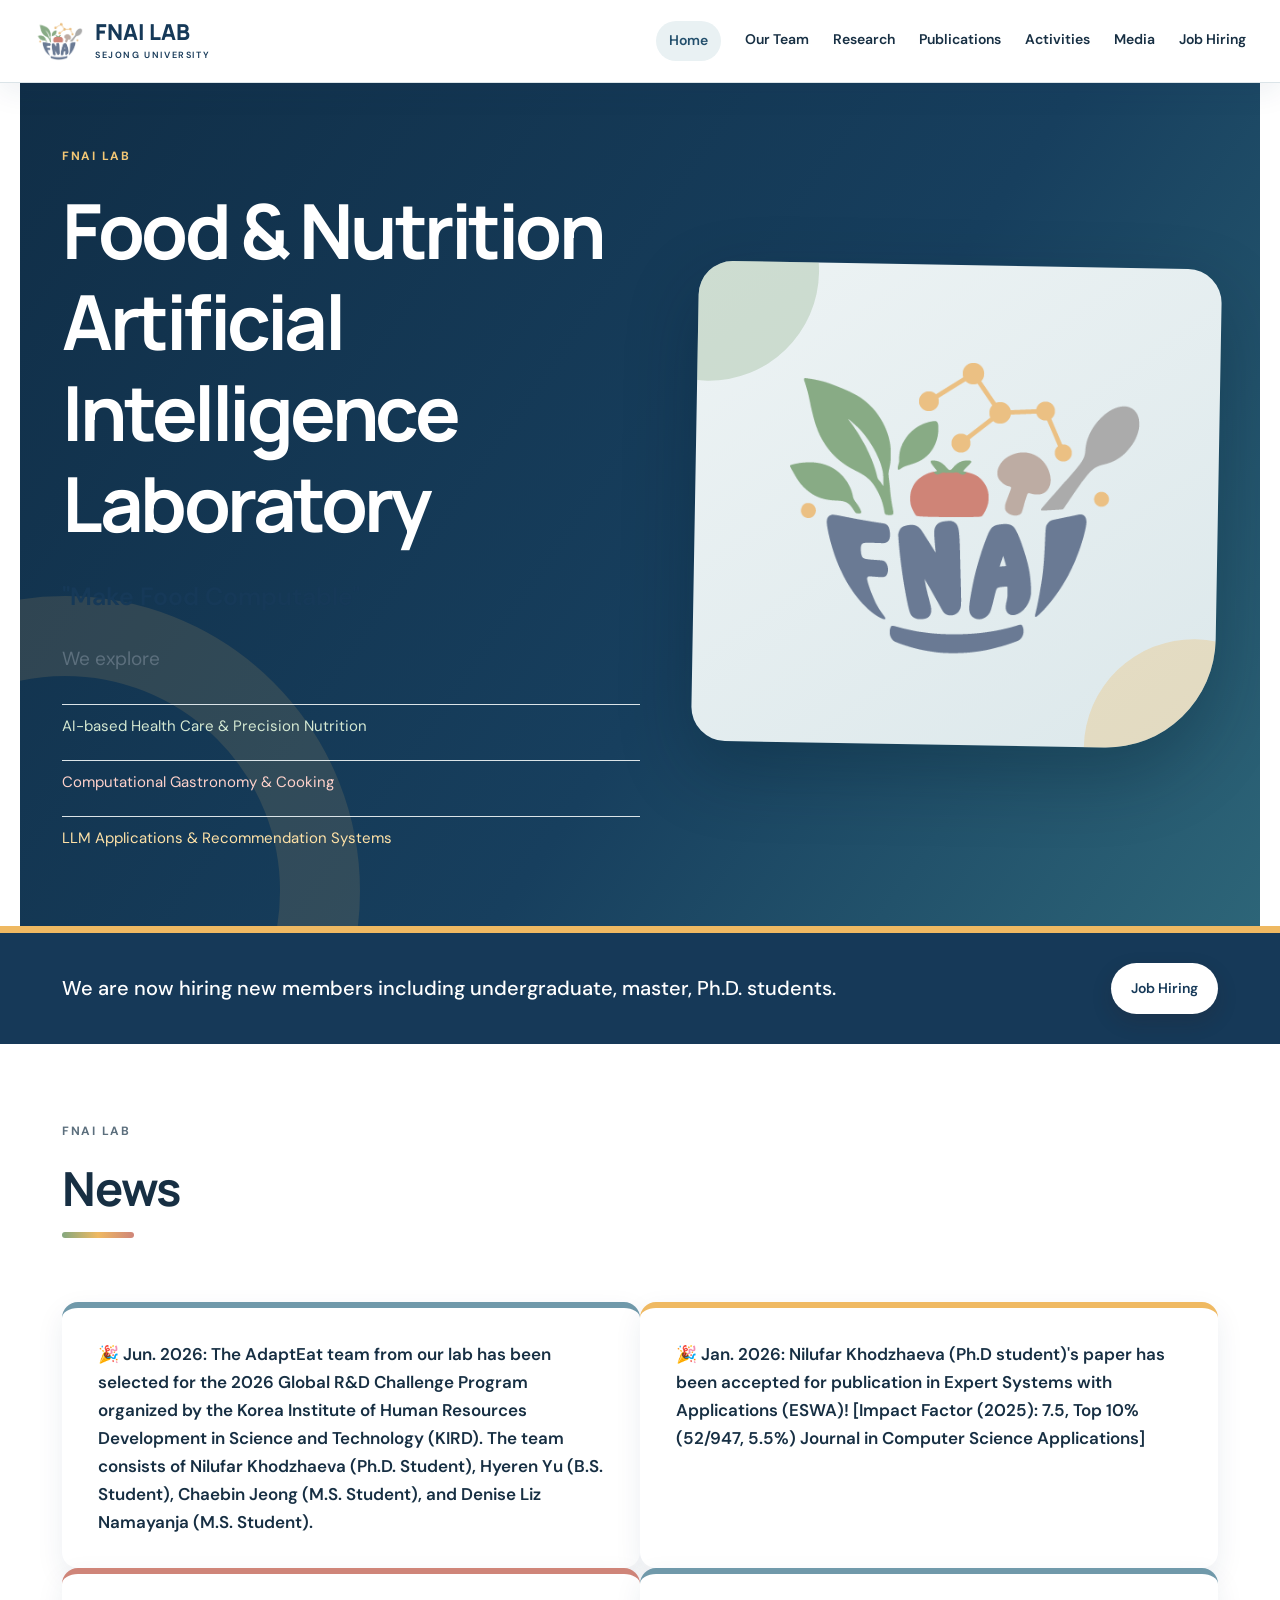
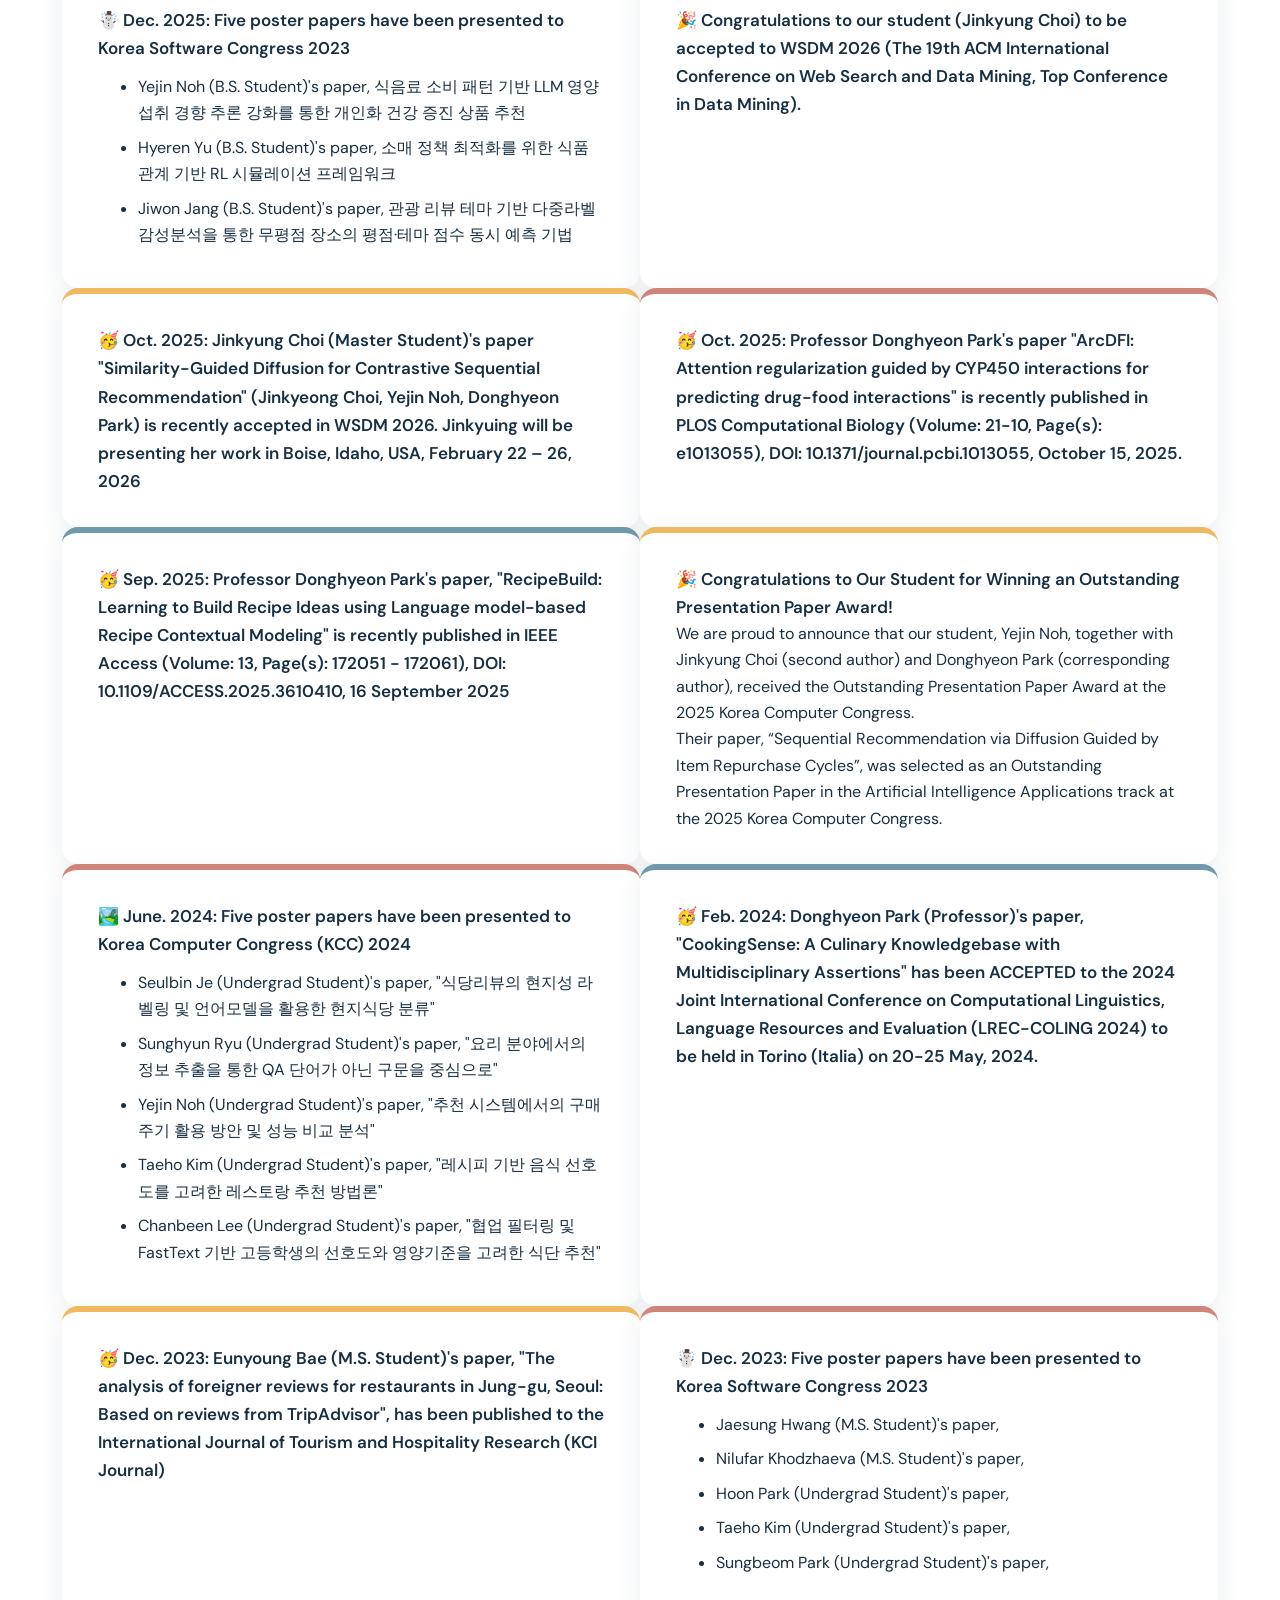
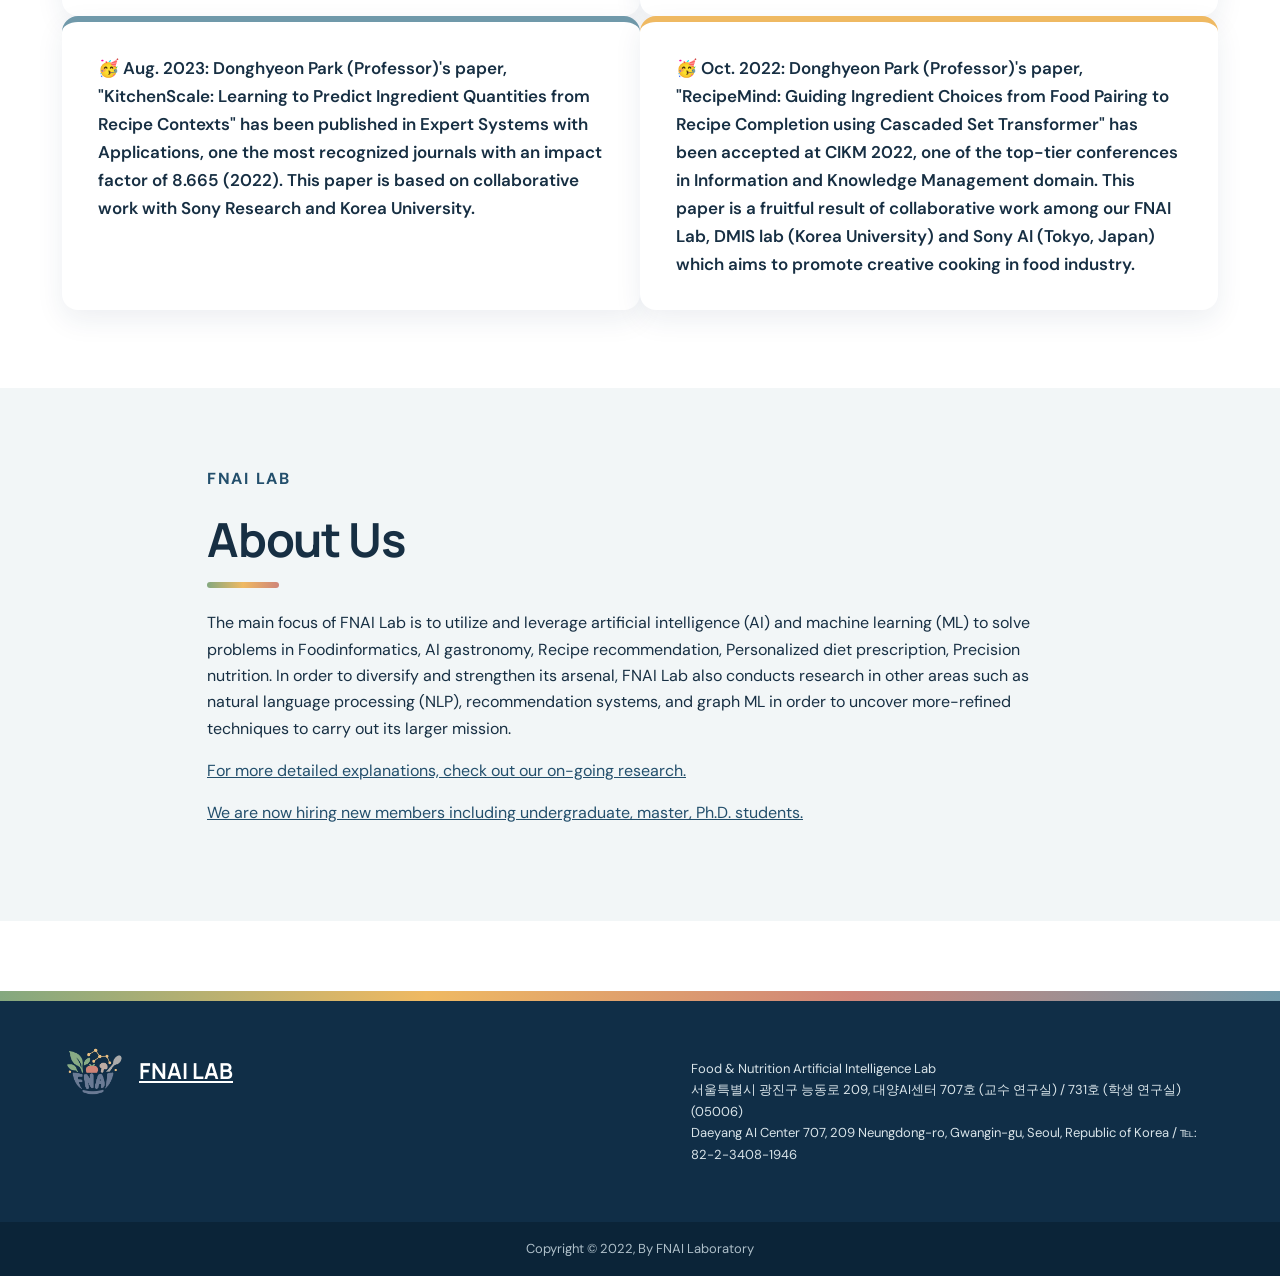
<file: index.html>
<!doctype html><html lang="en"><head><meta charset="utf-8"><meta name="viewport" content="width=device-width,initial-scale=1"><title>FNAI LAB</title><meta name="description" content="Food & Nutrition Artificial Intelligence Laboratory"><link rel="icon" href="assets/logo.png"><link rel="stylesheet" href="style.css"></head><body>
<a class="skip" href="#main">Skip to main content</a>
<header class="site-header"><div class="header-inner"><a class="brand" href="index.html"><img src="assets/logo.png" alt="FNAI Lab"><span>FNAI LAB<small>SEJONG UNIVERSITY</small></span></a><button class="menu" aria-expanded="false" aria-controls="navigation">Menu</button><nav class="site-nav" id="navigation"><a href="index.html" aria-current="page">Home</a><a href="team.html">Our Team</a><a href="research.html">Research</a><a href="publications.html">Publications</a><a href="activities.html">Activities</a><a href="media.html">Media</a><a href="join.html">Job Hiring</a></nav></div></header>
<main id="main"><section class="hero wrap"><div class="hero-copy"><p class="kicker">FNAI LAB</p><h1>Food &amp; Nutrition<br>Artificial Intelligence Laboratory</h1><p class="quote">&quot;Make Food Computable&quot;</p><p>We explore</p><div class="topic-list"><span>AI-based Health Care &amp; Precision Nutrition</span><span>Computational Gastronomy &amp; Cooking</span><span>LLM Applications &amp; Recommendation Systems</span></div></div><div class="hero-panel"><img src="assets/logo.png" alt="FNAI lab logo"></div></section>
<section class="band"><div class="wrap"><p>We are now hiring new members including undergraduate, master, Ph.D. students.</p><a class="button light" href="join.html">Job Hiring</a></div></section>
<section class="section wrap"><div class="section-head"><div><p class="kicker">FNAI LAB</p><h2>News</h2></div></div><div class="news-list">
<article class="news-item"><p>🎉 Jun. 2026: The AdaptEat team from our lab has been selected for the 2026 Global R&amp;D Challenge Program organized by the Korea Institute of Human Resources Development in Science and Technology (KIRD). The team consists of Nilufar Khodzhaeva (Ph.D. Student), Hyeren Yu (B.S. Student), Chaebin Jeong (M.S. Student), and Denise Liz Namayanja (M.S. Student).</p></article>
<article class="news-item"><p>🎉 Jan. 2026: Nilufar Khodzhaeva (Ph.D student)'s paper has been accepted for publication in Expert Systems with Applications (ESWA)! [Impact Factor (2025): 7.5, Top 10% (52/947, 5.5%) Journal in Computer Science Applications]</p></article>
<article class="news-item"><p>☃️ Dec. 2025: Five poster papers have been presented to Korea Software Congress 2023</p><ul><li>Yejin Noh (B.S. Student)'s paper, 식음료 소비 패턴 기반 LLM 영양 섭취 경향 추론 강화를 통한 개인화 건강 증진 상품 추천</li><li>Hyeren Yu (B.S. Student)'s paper, 소매 정책 최적화를 위한 식품 관계 기반 RL 시뮬레이션 프레임워크</li><li>Jiwon Jang (B.S. Student)'s paper, 관광 리뷰 테마 기반 다중라벨 감성분석을 통한 무평점 장소의 평점·테마 점수 동시 예측 기법</li></ul></article>
<article class="news-item"><p>🎉 Congratulations to our student (Jinkyung Choi) to be accepted to WSDM 2026 (The 19th ACM International Conference on Web Search and Data Mining, Top Conference in Data Mining).</p></article>
<article class="news-item"><p>🥳 Oct. 2025: Jinkyung Choi (Master Student)'s paper &quot;Similarity-Guided Diffusion for Contrastive Sequential Recommendation&quot; (Jinkyeong Choi, Yejin Noh, Donghyeon Park) is recently accepted in WSDM 2026. Jinkyuing will be presenting her work in Boise, Idaho, USA, February 22 – 26, 2026</p></article>
<article class="news-item"><p>🥳 Oct. 2025: Professor Donghyeon Park's paper &quot;ArcDFI: Attention regularization guided by CYP450 interactions for predicting drug-food interactions&quot; is recently published in PLOS Computational Biology (Volume: 21-10, Page(s): e1013055), DOI: 10.1371/journal.pcbi.1013055, October 15, 2025.</p></article>
<article class="news-item"><p>🥳 Sep. 2025: Professor Donghyeon Park's paper, &quot;RecipeBuild: Learning to Build Recipe Ideas using Language model-based Recipe Contextual Modeling&quot; is recently published in IEEE Access (Volume: 13, Page(s): 172051 - 172061), DOI: 10.1109/ACCESS.2025.3610410, 16 September 2025</p></article>
<article class="news-item"><p>🎉 Congratulations to Our Student for Winning an Outstanding Presentation Paper Award!</p><p>We are proud to announce that our student, Yejin Noh, together with Jinkyung Choi (second author) and Donghyeon Park (corresponding author), received the Outstanding Presentation Paper Award at the 2025 Korea Computer Congress.</p><p>Their paper, “Sequential Recommendation via Diffusion Guided by Item Repurchase Cycles”, was selected as an Outstanding Presentation Paper in the Artificial Intelligence Applications track at the 2025 Korea Computer Congress.</p></article>
<article class="news-item"><p>🏞️ June. 2024: Five poster papers have been presented to Korea Computer Congress (KCC) 2024</p><ul><li>Seulbin Je (Undergrad Student)'s paper, &quot;식당리뷰의 현지성 라벨링 및 언어모델을 활용한 현지식당 분류&quot;</li><li>Sunghyun Ryu (Undergrad Student)'s paper, &quot;요리 분야에서의 정보 추출을 통한 QA 단어가 아닌 구문을 중심으로&quot;</li><li>Yejin Noh (Undergrad Student)'s paper, &quot;추천 시스템에서의 구매 주기 활용 방안 및 성능 비교 분석&quot;</li><li>Taeho Kim (Undergrad Student)'s paper, &quot;레시피 기반 음식 선호도를 고려한 레스토랑 추천 방법론&quot;</li><li>Chanbeen Lee (Undergrad Student)'s paper, &quot;협업 필터링 및 FastText 기반 고등학생의 선호도와 영양기준을 고려한 식단 추천&quot;</li></ul></article>
<article class="news-item"><p>🥳 Feb. 2024: Donghyeon Park (Professor)'s paper, &quot;CookingSense: A Culinary Knowledgebase with Multidisciplinary Assertions&quot; has been ACCEPTED to the 2024 Joint International Conference on Computational Linguistics, Language Resources and Evaluation (LREC-COLING 2024) to be held in Torino (Italia) on 20-25 May, 2024.</p></article>
<article class="news-item"><p>🥳 Dec. 2023: Eunyoung Bae (M.S. Student)'s paper, &quot;The analysis of foreigner reviews for restaurants in Jung-gu, Seoul: Based on reviews from TripAdvisor&quot;, has been published to the International Journal of Tourism and Hospitality Research (KCI Journal)</p></article>
<article class="news-item"><p>☃️ Dec. 2023: Five poster papers have been presented to Korea Software Congress 2023</p><ul><li>Jaesung Hwang (M.S. Student)'s paper,</li><li>Nilufar Khodzhaeva (M.S. Student)'s paper,</li><li>Hoon Park (Undergrad Student)'s paper,</li><li>Taeho Kim (Undergrad Student)'s paper,</li><li>Sungbeom Park (Undergrad Student)'s paper,</li></ul></article>
<article class="news-item"><p>🥳 Aug. 2023: Donghyeon Park (Professor)'s paper, &quot;KitchenScale: Learning to Predict Ingredient Quantities from Recipe Contexts&quot; has been published in Expert Systems with Applications, one the most recognized journals with an impact factor of 8.665 (2022). This paper is based on collaborative work with Sony Research and Korea University.</p></article>
<article class="news-item"><p>🥳 Oct. 2022: Donghyeon Park (Professor)'s paper, &quot;RecipeMind: Guiding Ingredient Choices from Food Pairing to Recipe Completion using Cascaded Set Transformer&quot; has been accepted at CIKM 2022, one of the top-tier conferences in Information and Knowledge Management domain. This paper is a fruitful result of collaborative work among our FNAI Lab, DMIS lab (Korea University) and Sony AI (Tokyo, Japan) which aims to promote creative cooking in food industry.</p></article>
</div></section>
<section class="section alt"><div class="wrap exact-copy"><p class="kicker">FNAI LAB</p><h2>About Us</h2><p>The main focus of FNAI Lab is to utilize and leverage artificial intelligence (AI) and machine learning (ML) to solve problems in Foodinformatics, AI gastronomy, Recipe recommendation, Personalized diet prescription, Precision nutrition. In order to diversify and strengthen its arsenal, FNAI Lab also conducts research in other areas such as natural language processing (NLP), recommendation systems, and graph ML in order to uncover more-refined techniques to carry out its larger mission.</p><p><a class="external" href="research.html">For more detailed explanations, check out our on-going research.</a></p><p><a class="external" href="join.html">We are now hiring new members including undergraduate, master, Ph.D. students.</a></p></div></section></main>
<footer class="footer"><div class="wrap"><div><a class="footer-logo" href="index.html"><img src="assets/logo.png" alt="">FNAI LAB</a></div><div><p>Food &amp; Nutrition Artificial Intelligence Lab<br>서울특별시 광진구 능동로 209, 대양AI센터 707호 (교수 연구실) / 731호 (학생 연구실)(05006)<br>Daeyang AI Center 707, 209 Neungdong-ro, Gwangin-gu, Seoul, Republic of Korea / ℡: 82-2-3408-1946</p></div></div><p class="source-note">Copyright © 2022, By FNAI Laboratory</p></footer><script src="script.js"></script></body></html>
</file>
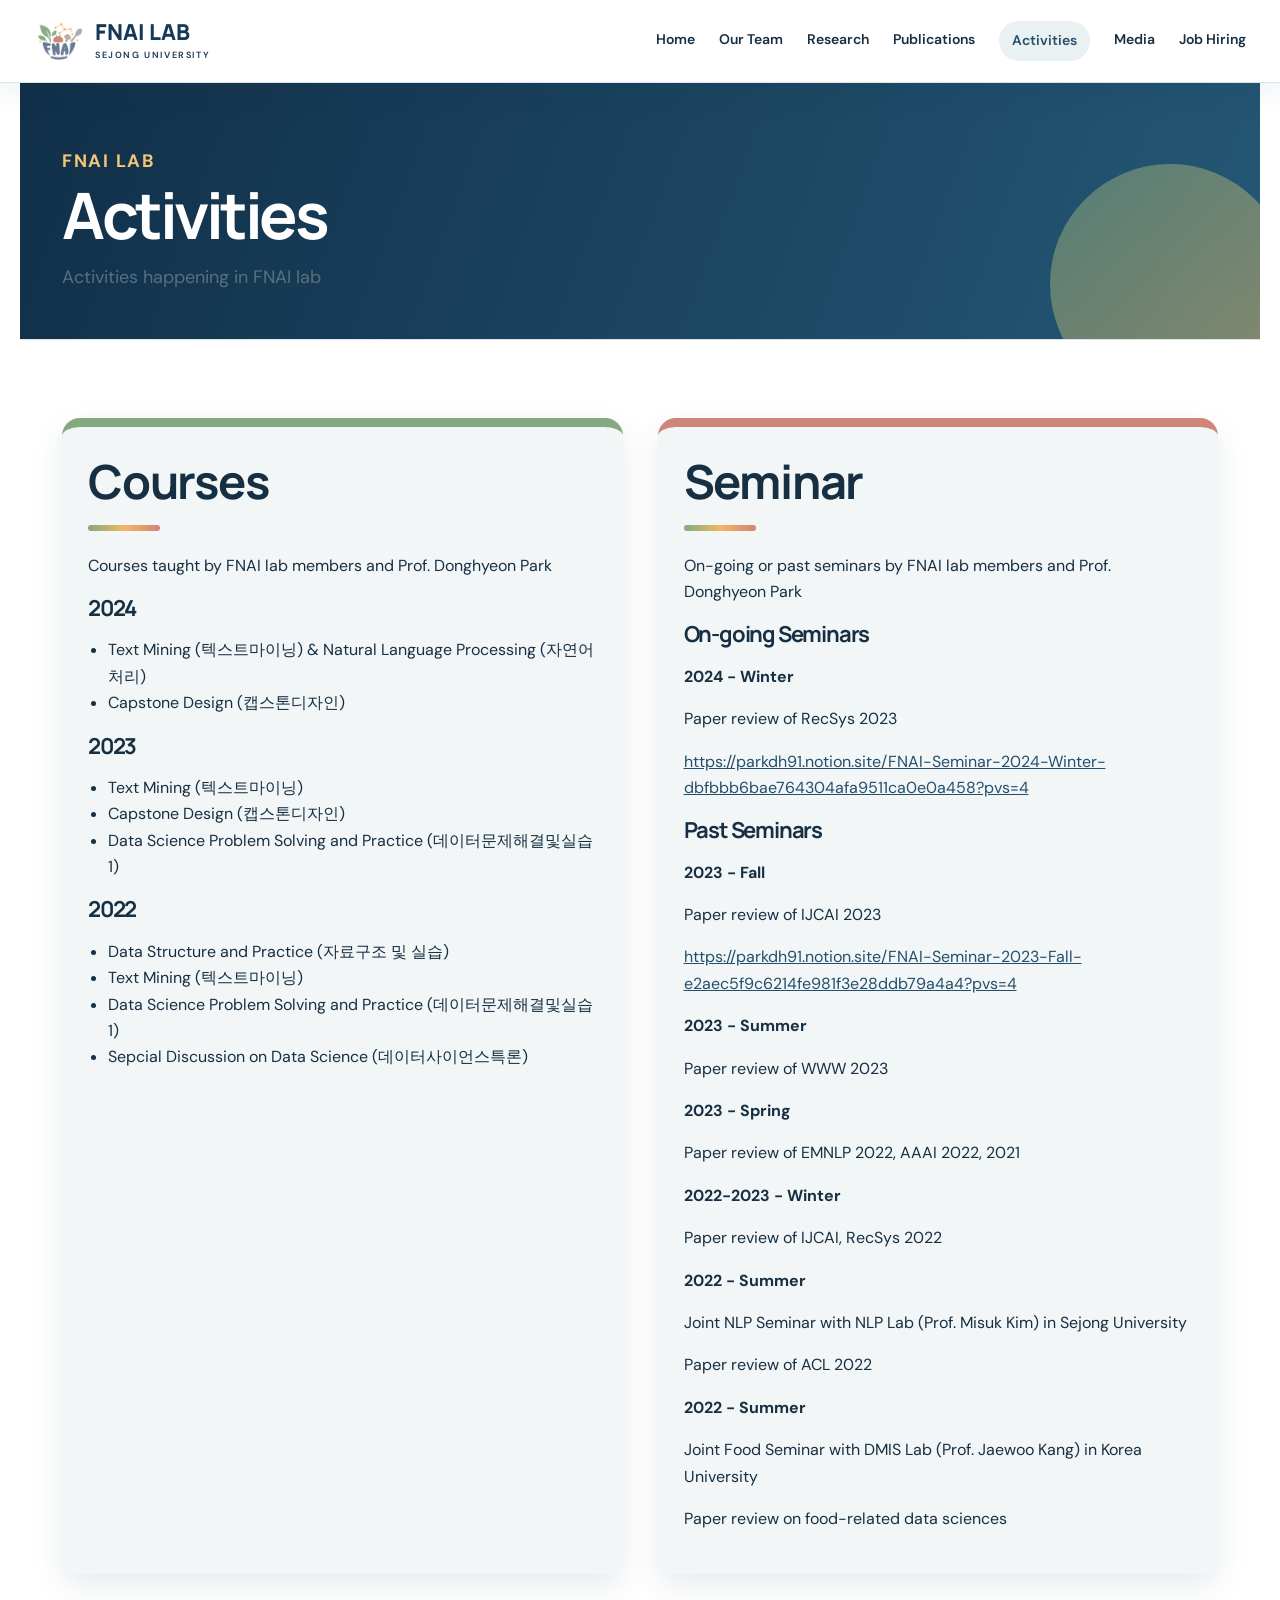
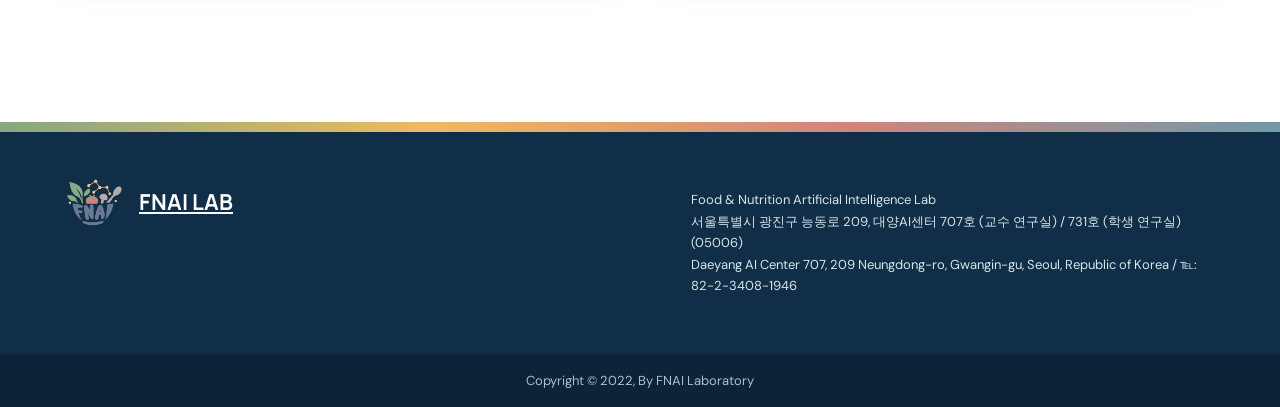
<file: activities.html>
<!doctype html><html lang="en"><head><meta charset="utf-8"><meta name="viewport" content="width=device-width,initial-scale=1"><title>Activities — FNAI LAB</title><link rel="icon" href="assets/logo.png"><link rel="stylesheet" href="style.css"></head><body><a class="skip" href="#main">Skip to main content</a><header class="site-header"><div class="header-inner"><a class="brand" href="index.html"><img src="assets/logo.png" alt="FNAI Lab"><span>FNAI LAB<small>SEJONG UNIVERSITY</small></span></a><button class="menu" aria-expanded="false" aria-controls="navigation">Menu</button><nav class="site-nav" id="navigation"><a href="index.html">Home</a><a href="team.html">Our Team</a><a href="research.html">Research</a><a href="publications.html">Publications</a><a href="activities.html" aria-current="page">Activities</a><a href="media.html">Media</a><a href="join.html">Job Hiring</a></nav></div></header><main id="main"><section class="page-hero wrap"><p class="kicker">FNAI LAB</p><h1>Activities</h1><p>Activities happening in FNAI lab</p></section><section class="section wrap"><div class="split"><article class="card"><h2>Courses</h2><p>Courses taught by FNAI lab members and Prof. Donghyeon Park</p><h3>2024</h3><ul><li>Text Mining (텍스트마이닝) &amp; Natural Language Processing (자연어처리)</li><li>Capstone Design (캡스톤디자인)</li></ul><h3>2023</h3><ul><li>Text Mining (텍스트마이닝)</li><li>Capstone Design (캡스톤디자인)</li><li>Data Science Problem Solving and Practice (데이터문제해결및실습1)</li></ul><h3>2022</h3><ul><li>Data Structure and Practice (자료구조 및 실습)</li><li>Text Mining (텍스트마이닝)</li><li>Data Science Problem Solving and Practice (데이터문제해결및실습1)</li><li>Sepcial Discussion on Data Science (데이터사이언스특론)</li></ul></article><article class="card"><h2>Seminar</h2><p>On-going or past seminars by FNAI lab members and Prof. Donghyeon Park</p><h3>On-going Seminars</h3><p><strong>2024 - Winter</strong></p><p>Paper review of RecSys 2023</p><p><a class="external" href="https://parkdh91.notion.site/FNAI-Seminar-2024-Winter-dbfbbb6bae764304afa9511ca0e0a458?pvs=4">https://parkdh91.notion.site/FNAI-Seminar-2024-Winter-dbfbbb6bae764304afa9511ca0e0a458?pvs=4</a></p><h3>Past Seminars</h3><p><strong>2023 - Fall</strong></p><p>Paper review of IJCAI 2023</p><p><a class="external" href="https://parkdh91.notion.site/FNAI-Seminar-2023-Fall-e2aec5f9c6214fe981f3e28ddb79a4a4?pvs=4">https://parkdh91.notion.site/FNAI-Seminar-2023-Fall-e2aec5f9c6214fe981f3e28ddb79a4a4?pvs=4</a></p><p><strong>2023 - Summer</strong></p><p>Paper review of WWW 2023</p><p><strong>2023 - Spring</strong></p><p>Paper review of EMNLP 2022, AAAI 2022, 2021</p><p><strong>2022-2023 - Winter</strong></p><p>Paper review of IJCAI, RecSys 2022</p><p><strong>2022 - Summer</strong></p><p>Joint NLP Seminar with NLP Lab (Prof. Misuk Kim) in Sejong University</p><p>Paper review of ACL 2022</p><p><strong>2022 - Summer</strong></p><p>Joint Food Seminar with DMIS Lab (Prof. Jaewoo Kang) in Korea University</p><p>Paper review on food-related data sciences</p></article></div></section></main><footer class="footer"><div class="wrap"><div><a class="footer-logo" href="index.html"><img src="assets/logo.png" alt="">FNAI LAB</a></div><div><p>Food &amp; Nutrition Artificial Intelligence Lab<br>서울특별시 광진구 능동로 209, 대양AI센터 707호 (교수 연구실) / 731호 (학생 연구실)(05006)<br>Daeyang AI Center 707, 209 Neungdong-ro, Gwangin-gu, Seoul, Republic of Korea / ℡: 82-2-3408-1946</p></div></div><p class="source-note">Copyright © 2022, By FNAI Laboratory</p></footer><script src="script.js"></script></body></html>
</file>
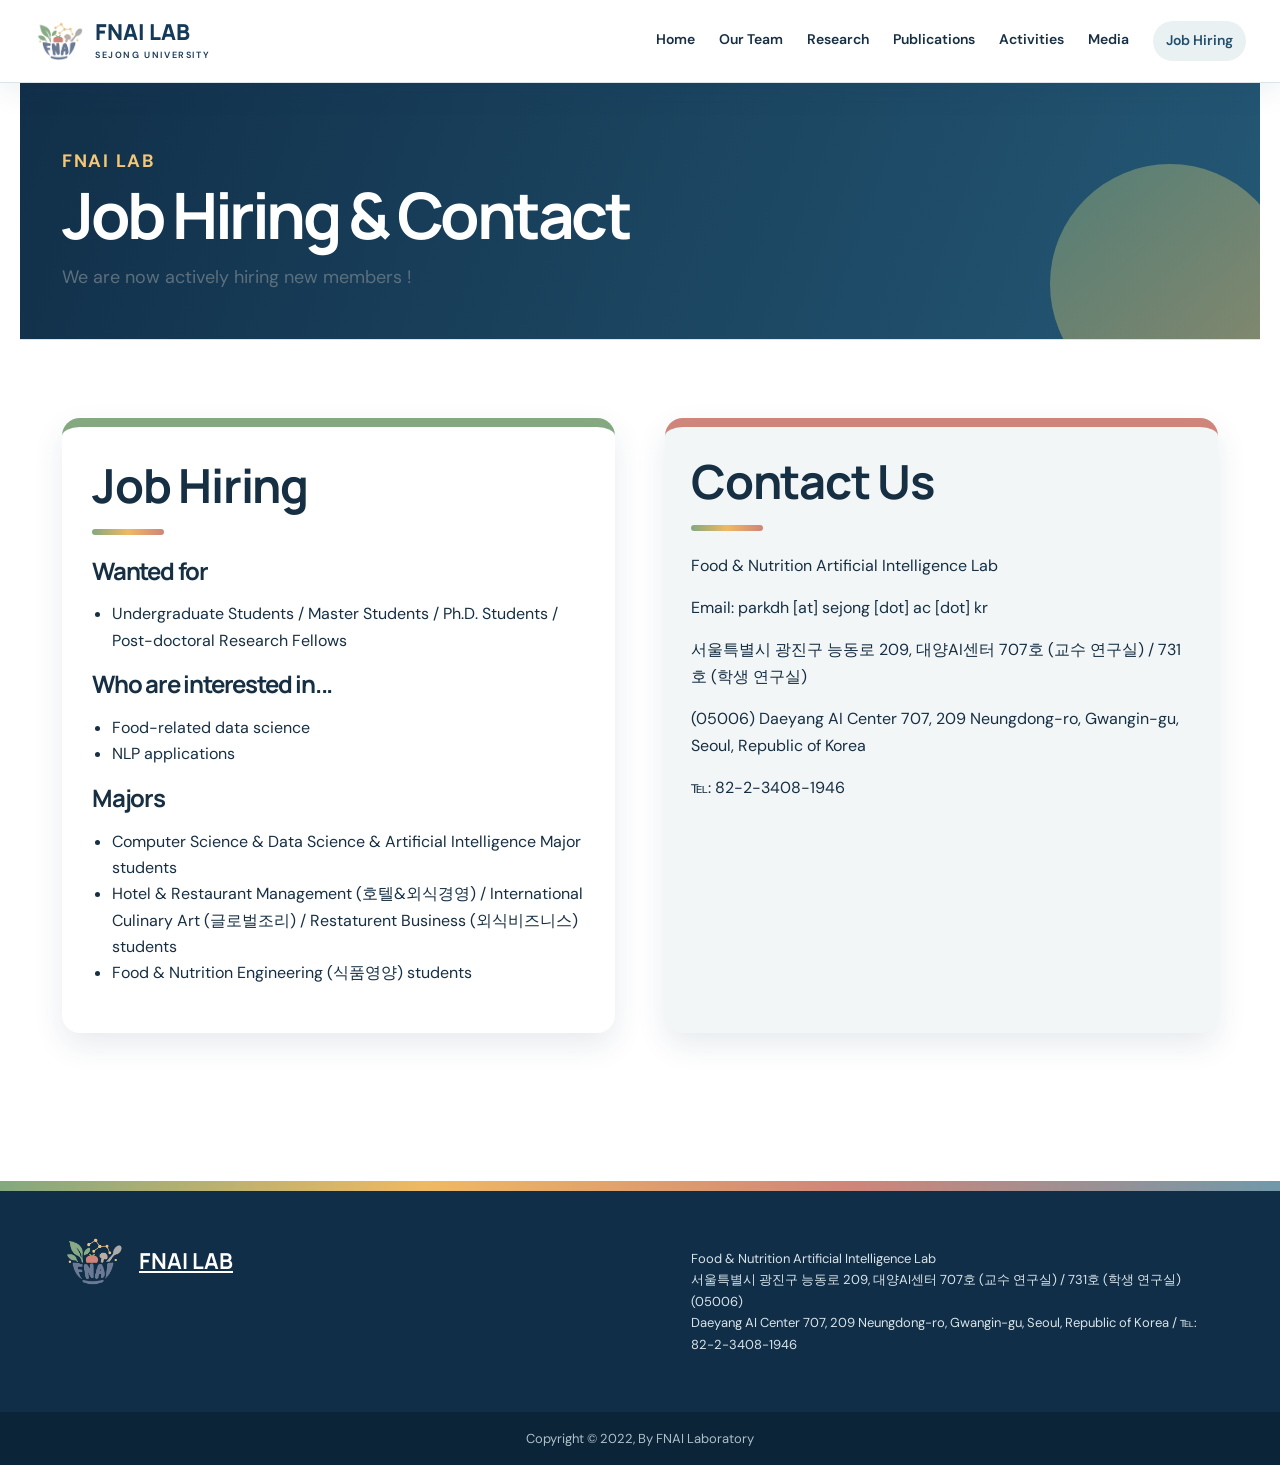
<file: join.html>
<!doctype html><html lang="en"><head><meta charset="utf-8"><meta name="viewport" content="width=device-width,initial-scale=1"><title>Job Hiring &amp; Contact — FNAI LAB</title><link rel="icon" href="assets/logo.png"><link rel="stylesheet" href="style.css"></head><body><a class="skip" href="#main">Skip to main content</a><header class="site-header"><div class="header-inner"><a class="brand" href="index.html"><img src="assets/logo.png" alt="FNAI Lab"><span>FNAI LAB<small>SEJONG UNIVERSITY</small></span></a><button class="menu" aria-expanded="false" aria-controls="navigation">Menu</button><nav class="site-nav" id="navigation"><a href="index.html">Home</a><a href="team.html">Our Team</a><a href="research.html">Research</a><a href="publications.html">Publications</a><a href="activities.html">Activities</a><a href="media.html">Media</a><a href="join.html" aria-current="page">Job Hiring</a></nav></div></header><main id="main"><section class="page-hero wrap"><p class="kicker">FNAI LAB</p><h1>Job Hiring &amp; Contact</h1><p>We are now actively hiring new members !</p></section><section class="section wrap contact-grid"><article><h2>Job Hiring</h2><h3>Wanted for</h3><ul><li>Undergraduate Students / Master Students / Ph.D. Students / Post-doctoral Research Fellows</li></ul><h3>Who are interested in...</h3><ul><li>Food-related data science</li><li>NLP applications</li></ul><h3>Majors</h3><ul><li>Computer Science &amp; Data Science &amp; Artificial Intelligence Major students</li><li>Hotel &amp; Restaurant Management (호텔&amp;외식경영) / International Culinary Art (글로벌조리) / Restaturent Business (외식비즈니스) students</li><li>Food &amp; Nutrition Engineering (식품영양) students</li></ul></article><article class="card"><h2>Contact Us</h2><p>Food &amp; Nutrition Artificial Intelligence Lab</p><p>Email: parkdh [at] sejong [dot] ac [dot] kr</p><p>서울특별시 광진구 능동로 209, 대양AI센터 707호 (교수 연구실) / 731호 (학생 연구실)</p><p>(05006) Daeyang AI Center 707, 209 Neungdong-ro, Gwangin-gu, Seoul, Republic of Korea</p><p>℡: 82-2-3408-1946</p></article></section></main><footer class="footer"><div class="wrap"><div><a class="footer-logo" href="index.html"><img src="assets/logo.png" alt="">FNAI LAB</a></div><div><p>Food &amp; Nutrition Artificial Intelligence Lab<br>서울특별시 광진구 능동로 209, 대양AI센터 707호 (교수 연구실) / 731호 (학생 연구실)(05006)<br>Daeyang AI Center 707, 209 Neungdong-ro, Gwangin-gu, Seoul, Republic of Korea / ℡: 82-2-3408-1946</p></div></div><p class="source-note">Copyright © 2022, By FNAI Laboratory</p></footer><script src="script.js"></script></body></html>
</file>
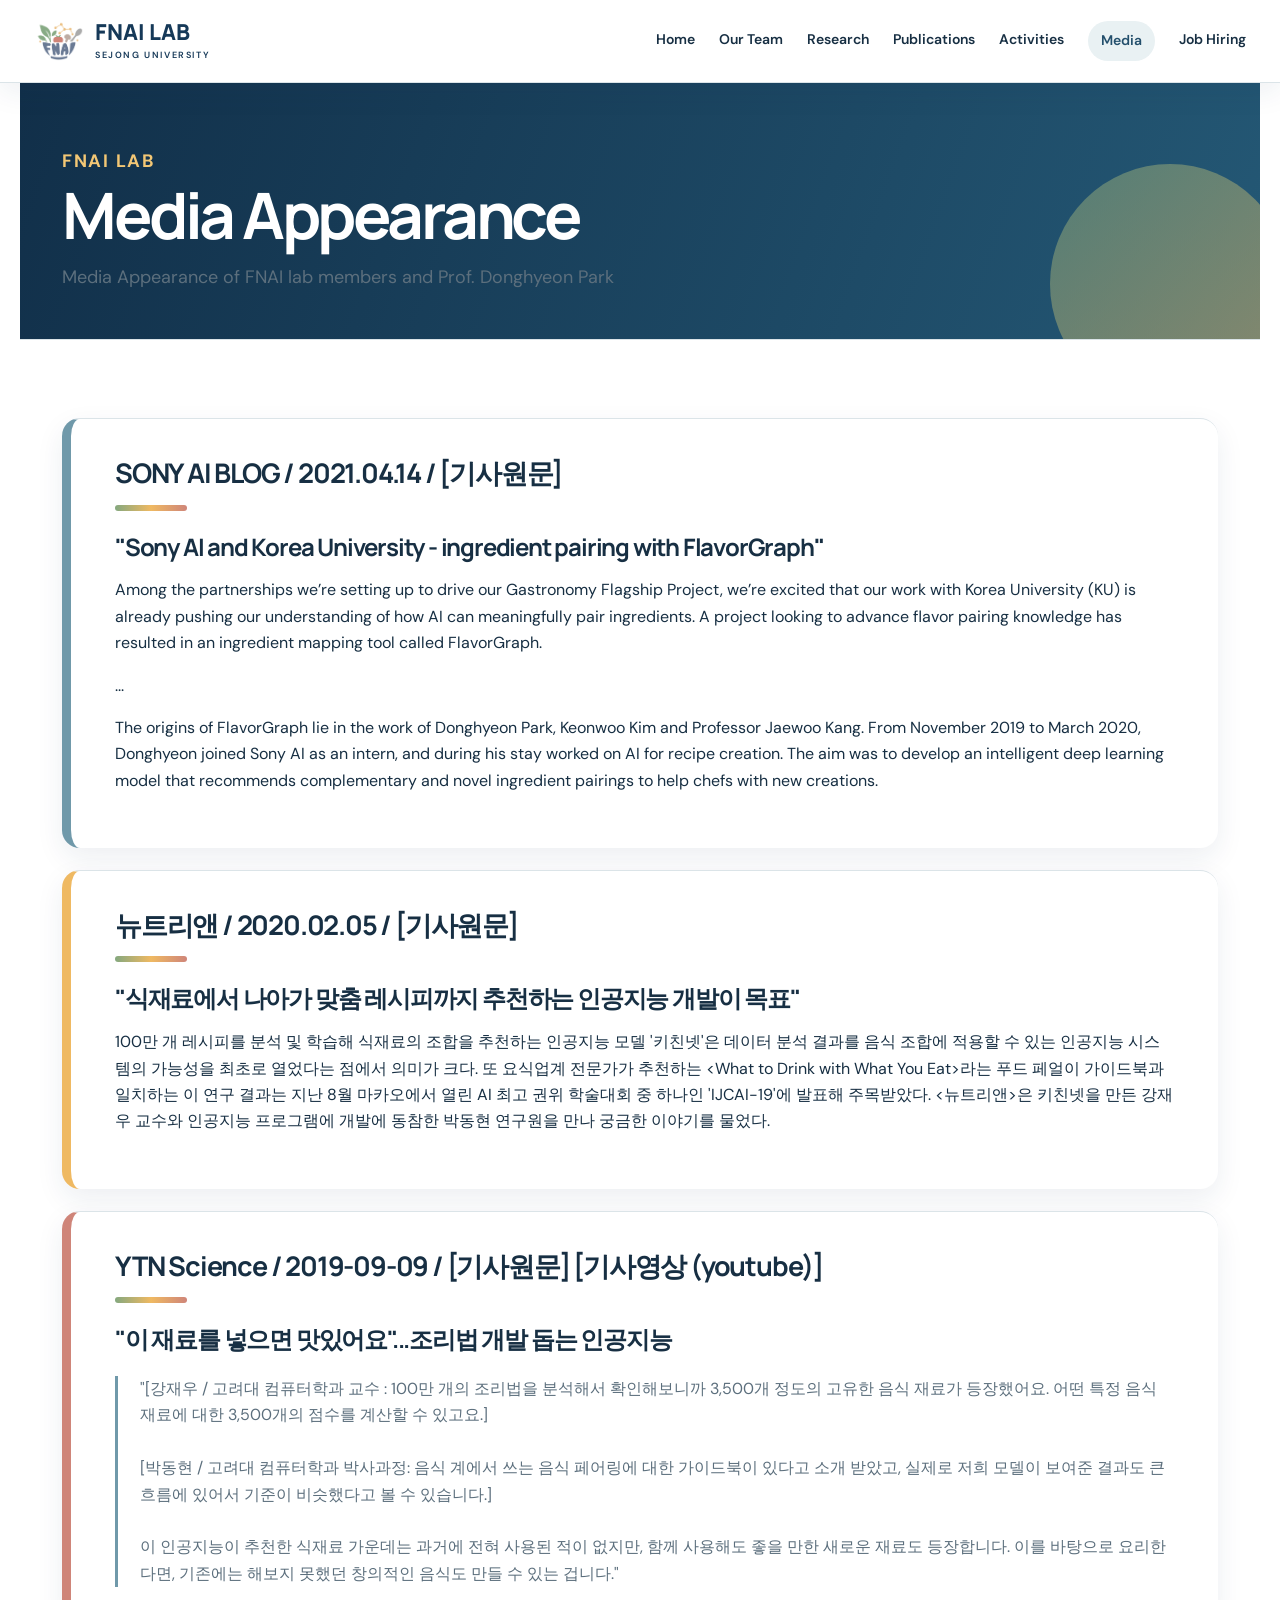
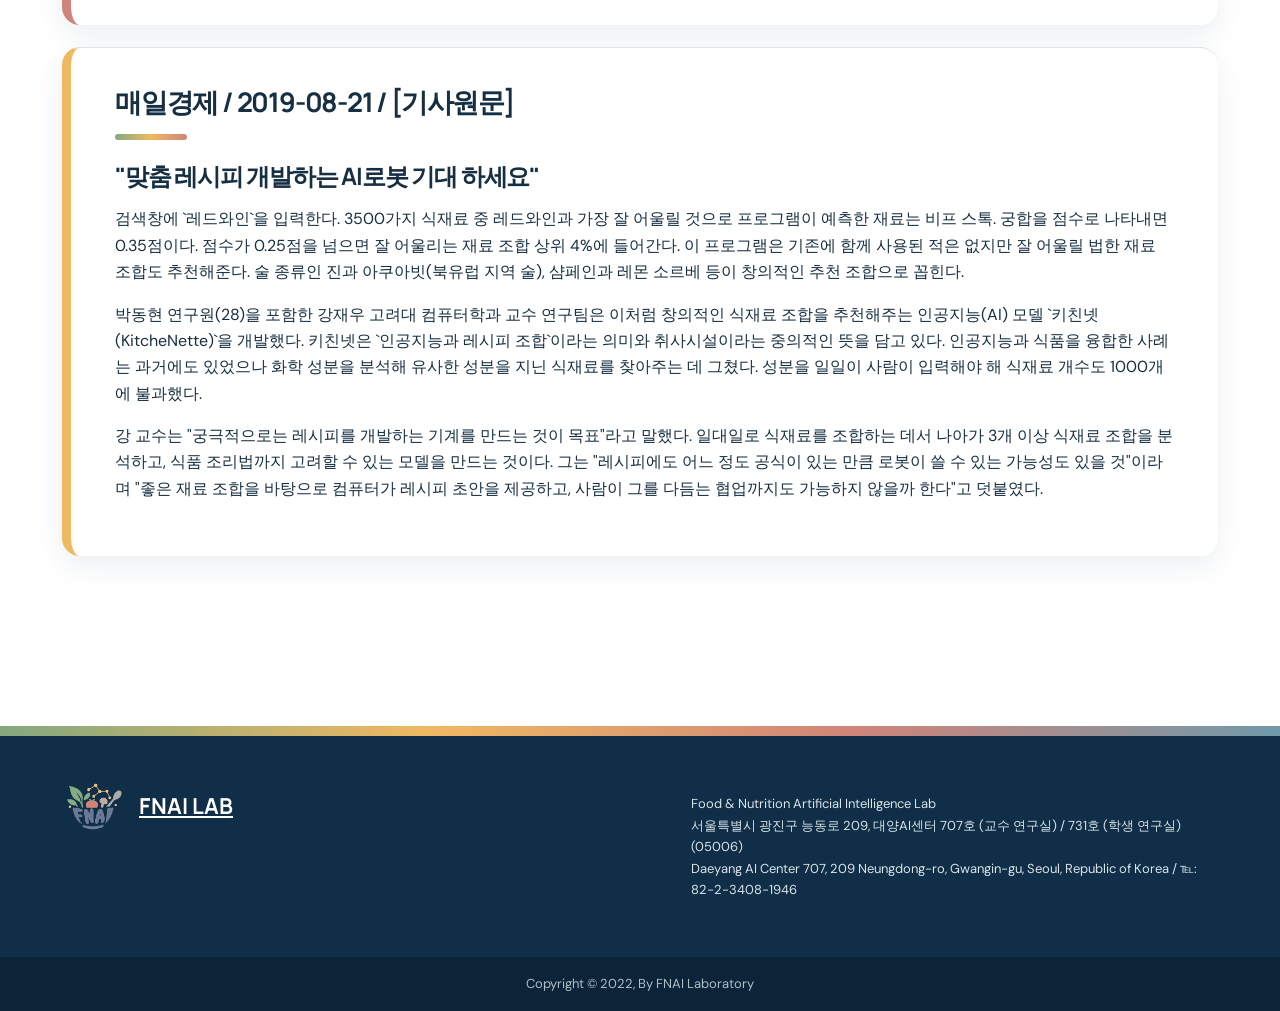
<file: media.html>
<!doctype html><html lang="en"><head><meta charset="utf-8"><meta name="viewport" content="width=device-width,initial-scale=1"><title>Media Appearance — FNAI LAB</title><link rel="icon" href="assets/logo.png"><link rel="stylesheet" href="style.css"></head><body><a class="skip" href="#main">Skip to main content</a><header class="site-header"><div class="header-inner"><a class="brand" href="index.html"><img src="assets/logo.png" alt="FNAI Lab"><span>FNAI LAB<small>SEJONG UNIVERSITY</small></span></a><button class="menu" aria-expanded="false" aria-controls="navigation">Menu</button><nav class="site-nav" id="navigation"><a href="index.html">Home</a><a href="team.html">Our Team</a><a href="research.html">Research</a><a href="publications.html">Publications</a><a href="activities.html">Activities</a><a href="media.html" aria-current="page">Media</a><a href="join.html">Job Hiring</a></nav></div></header><main id="main"><section class="page-hero wrap"><p class="kicker">FNAI LAB</p><h1>Media Appearance</h1><p>Media Appearance of FNAI lab members and Prof. Donghyeon Park</p></section><section class="section wrap">
<article class="media-item"><h2>SONY AI BLOG / 2021.04.14 / [기사원문]</h2><h3>&quot;Sony AI and Korea University - ingredient pairing with FlavorGraph&quot;</h3><p>Among the partnerships we’re setting up to drive our Gastronomy Flagship Project, we’re excited that our work with Korea University (KU) is already pushing our understanding of how AI can meaningfully pair ingredients. A project looking to advance flavor pairing knowledge has resulted in an ingredient mapping tool called FlavorGraph.</p><p>...</p><p>The origins of FlavorGraph lie in the work of Donghyeon Park, Keonwoo Kim and Professor Jaewoo Kang. From November 2019 to March 2020, Donghyeon joined Sony AI as an intern, and during his stay worked on AI for recipe creation. The aim was to develop an intelligent deep learning model that recommends complementary and novel ingredient pairings to help chefs with new creations.</p></article>
<article class="media-item"><h2>뉴트리앤 / 2020.02.05 / [기사원문]</h2><h3>&quot;식재료에서 나아가 맞춤 레시피까지 추천하는 인공지능 개발이 목표&quot;</h3><p>100만 개 레시피를 분석 및 학습해 식재료의 조합을 추천하는 인공지능 모델 '키친넷'은 데이터 분석 결과를 음식 조합에 적용할 수 있는 인공지능 시스템의 가능성을 최초로 열었다는 점에서 의미가 크다. 또 요식업계 전문가가 추천하는 &lt;What to Drink with What You Eat&gt;라는 푸드 페얼이 가이드북과 일치하는 이 연구 결과는 지난 8월 마카오에서 열린 AI 최고 권위 학술대회 중 하나인 'IJCAI-19'에 발표해 주목받았다. &lt;뉴트리앤&gt;은 키친넷을 만든 강재우 교수와 인공지능 프로그램에 개발에 동참한 박동현 연구원을 만나 궁금한 이야기를 물었다.</p></article>
<article class="media-item"><h2>YTN Science / 2019-09-09 / [기사원문] [기사영상 (youtube)]</h2><h3>&quot;이 재료를 넣으면 맛있어요&quot;...조리법 개발 돕는 인공지능</h3><blockquote>&quot;[강재우 / 고려대 컴퓨터학과 교수 : 100만 개의 조리법을 분석해서 확인해보니까 3,500개 정도의 고유한 음식 재료가 등장했어요. 어떤 특정 음식 재료에 대한 3,500개의 점수를 계산할 수 있고요.]<br><br>[박동현 / 고려대 컴퓨터학과 박사과정: 음식 계에서 쓰는 음식 페어링에 대한 가이드북이 있다고 소개 받았고, 실제로 저희 모델이 보여준 결과도 큰 흐름에 있어서 기준이 비슷했다고 볼 수 있습니다.]<br><br>이 인공지능이 추천한 식재료 가운데는 과거에 전혀 사용된 적이 없지만, 함께 사용해도 좋을 만한 새로운 재료도 등장합니다. 이를 바탕으로 요리한다면, 기존에는 해보지 못했던 창의적인 음식도 만들 수 있는 겁니다.&quot;</blockquote></article>
<article class="media-item"><h2>매일경제 / 2019-08-21 / [기사원문]</h2><h3>&quot;맞춤 레시피 개발하는 AI로봇 기대 하세요&quot;</h3><p>검색창에 `레드와인`을 입력한다. 3500가지 식재료 중 레드와인과 가장 잘 어울릴 것으로 프로그램이 예측한 재료는 비프 스톡. 궁합을 점수로 나타내면 0.35점이다. 점수가 0.25점을 넘으면 잘 어울리는 재료 조합 상위 4%에 들어간다. 이 프로그램은 기존에 함께 사용된 적은 없지만 잘 어울릴 법한 재료 조합도 추천해준다. 술 종류인 진과 아쿠아빗(북유럽 지역 술), 샴페인과 레몬 소르베 등이 창의적인 추천 조합으로 꼽힌다.</p><p>박동현 연구원(28)을 포함한 강재우 고려대 컴퓨터학과 교수 연구팀은 이처럼 창의적인 식재료 조합을 추천해주는 인공지능(AI) 모델 `키친넷(KitcheNette)`을 개발했다. 키친넷은 `인공지능과 레시피 조합`이라는 의미와 취사시설이라는 중의적인 뜻을 담고 있다. 인공지능과 식품을 융합한 사례는 과거에도 있었으나 화학 성분을 분석해 유사한 성분을 지닌 식재료를 찾아주는 데 그쳤다. 성분을 일일이 사람이 입력해야 해 식재료 개수도 1000개에 불과했다.</p><p>강 교수는 &quot;궁극적으로는 레시피를 개발하는 기계를 만드는 것이 목표&quot;라고 말했다. 일대일로 식재료를 조합하는 데서 나아가 3개 이상 식재료 조합을 분석하고, 식품 조리법까지 고려할 수 있는 모델을 만드는 것이다. 그는 &quot;레시피에도 어느 정도 공식이 있는 만큼 로봇이 쓸 수 있는 가능성도 있을 것&quot;이라며 &quot;좋은 재료 조합을 바탕으로 컴퓨터가 레시피 초안을 제공하고, 사람이 그를 다듬는 협업까지도 가능하지 않을까 한다&quot;고 덧붙였다.</p></article></section></main><footer class="footer"><div class="wrap"><div><a class="footer-logo" href="index.html"><img src="assets/logo.png" alt="">FNAI LAB</a></div><div><p>Food &amp; Nutrition Artificial Intelligence Lab<br>서울특별시 광진구 능동로 209, 대양AI센터 707호 (교수 연구실) / 731호 (학생 연구실)(05006)<br>Daeyang AI Center 707, 209 Neungdong-ro, Gwangin-gu, Seoul, Republic of Korea / ℡: 82-2-3408-1946</p></div></div><p class="source-note">Copyright © 2022, By FNAI Laboratory</p></footer><script src="script.js"></script></body></html>
</file>
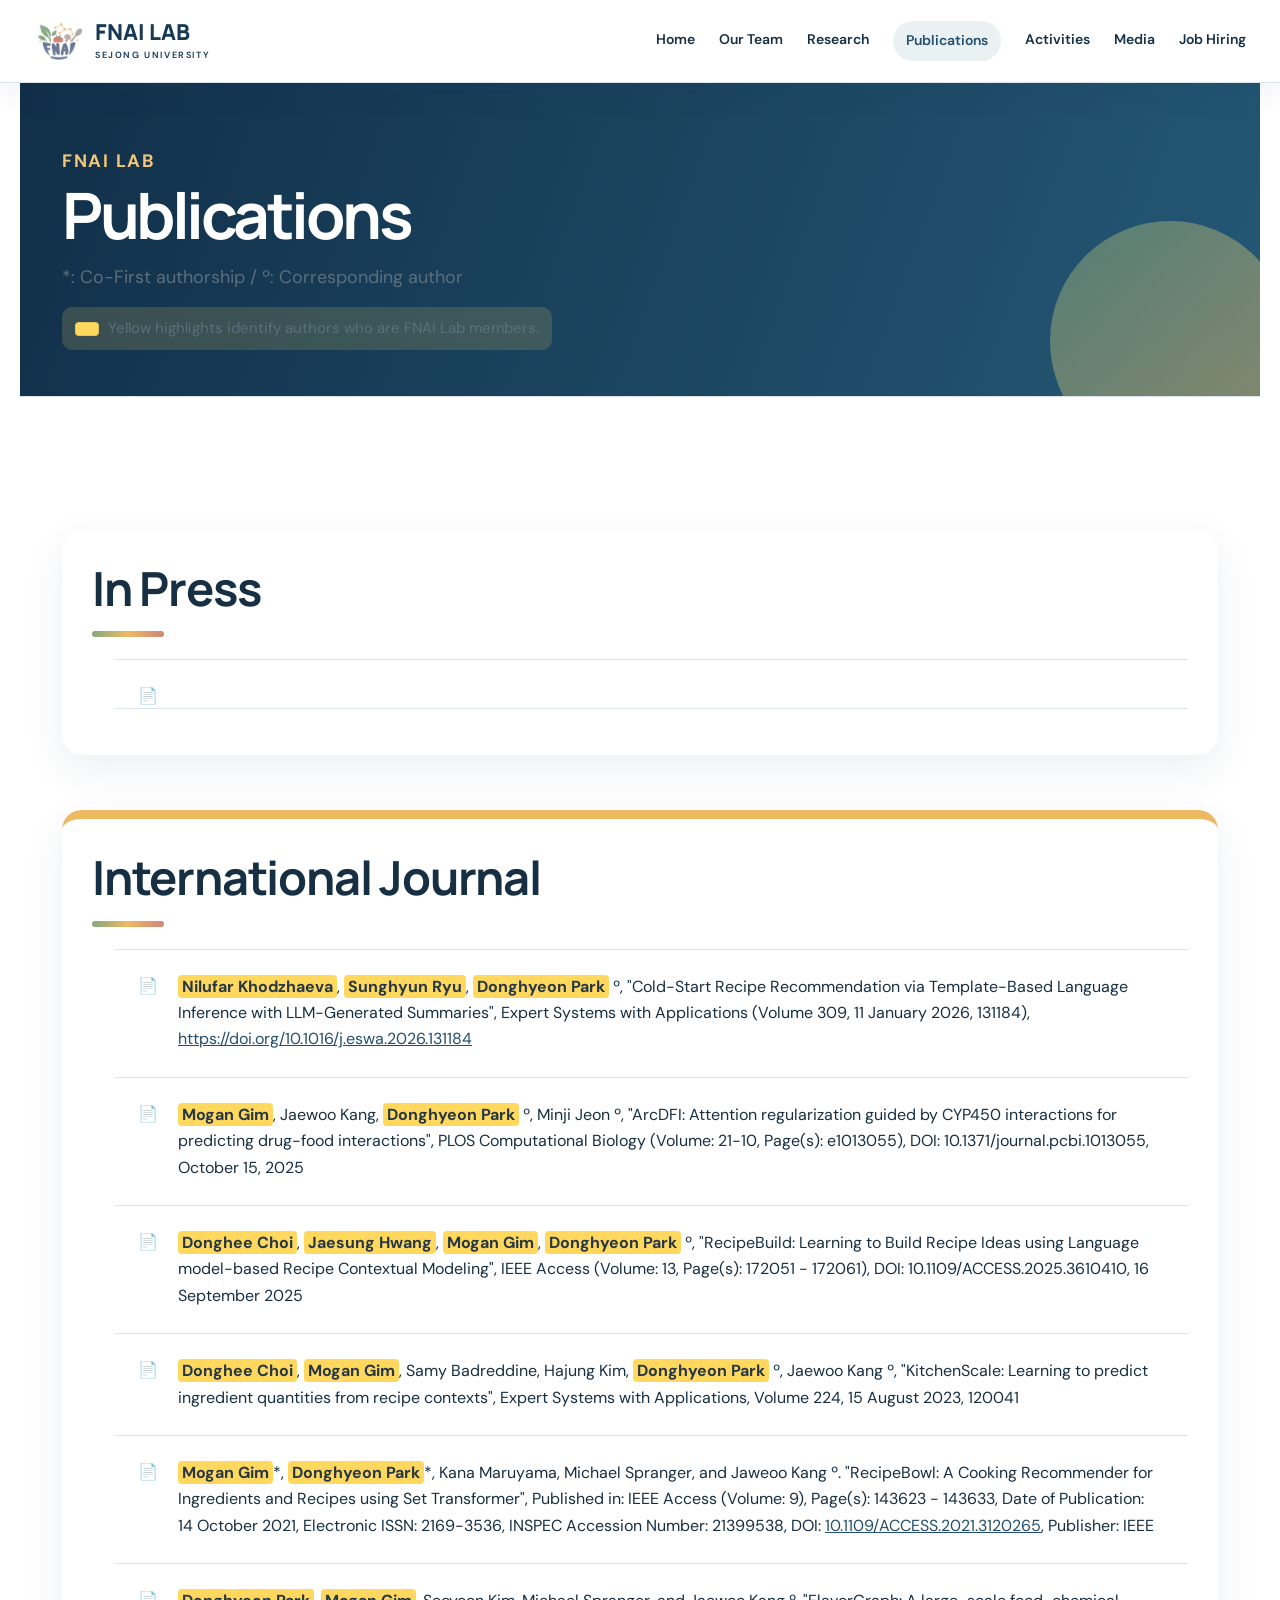
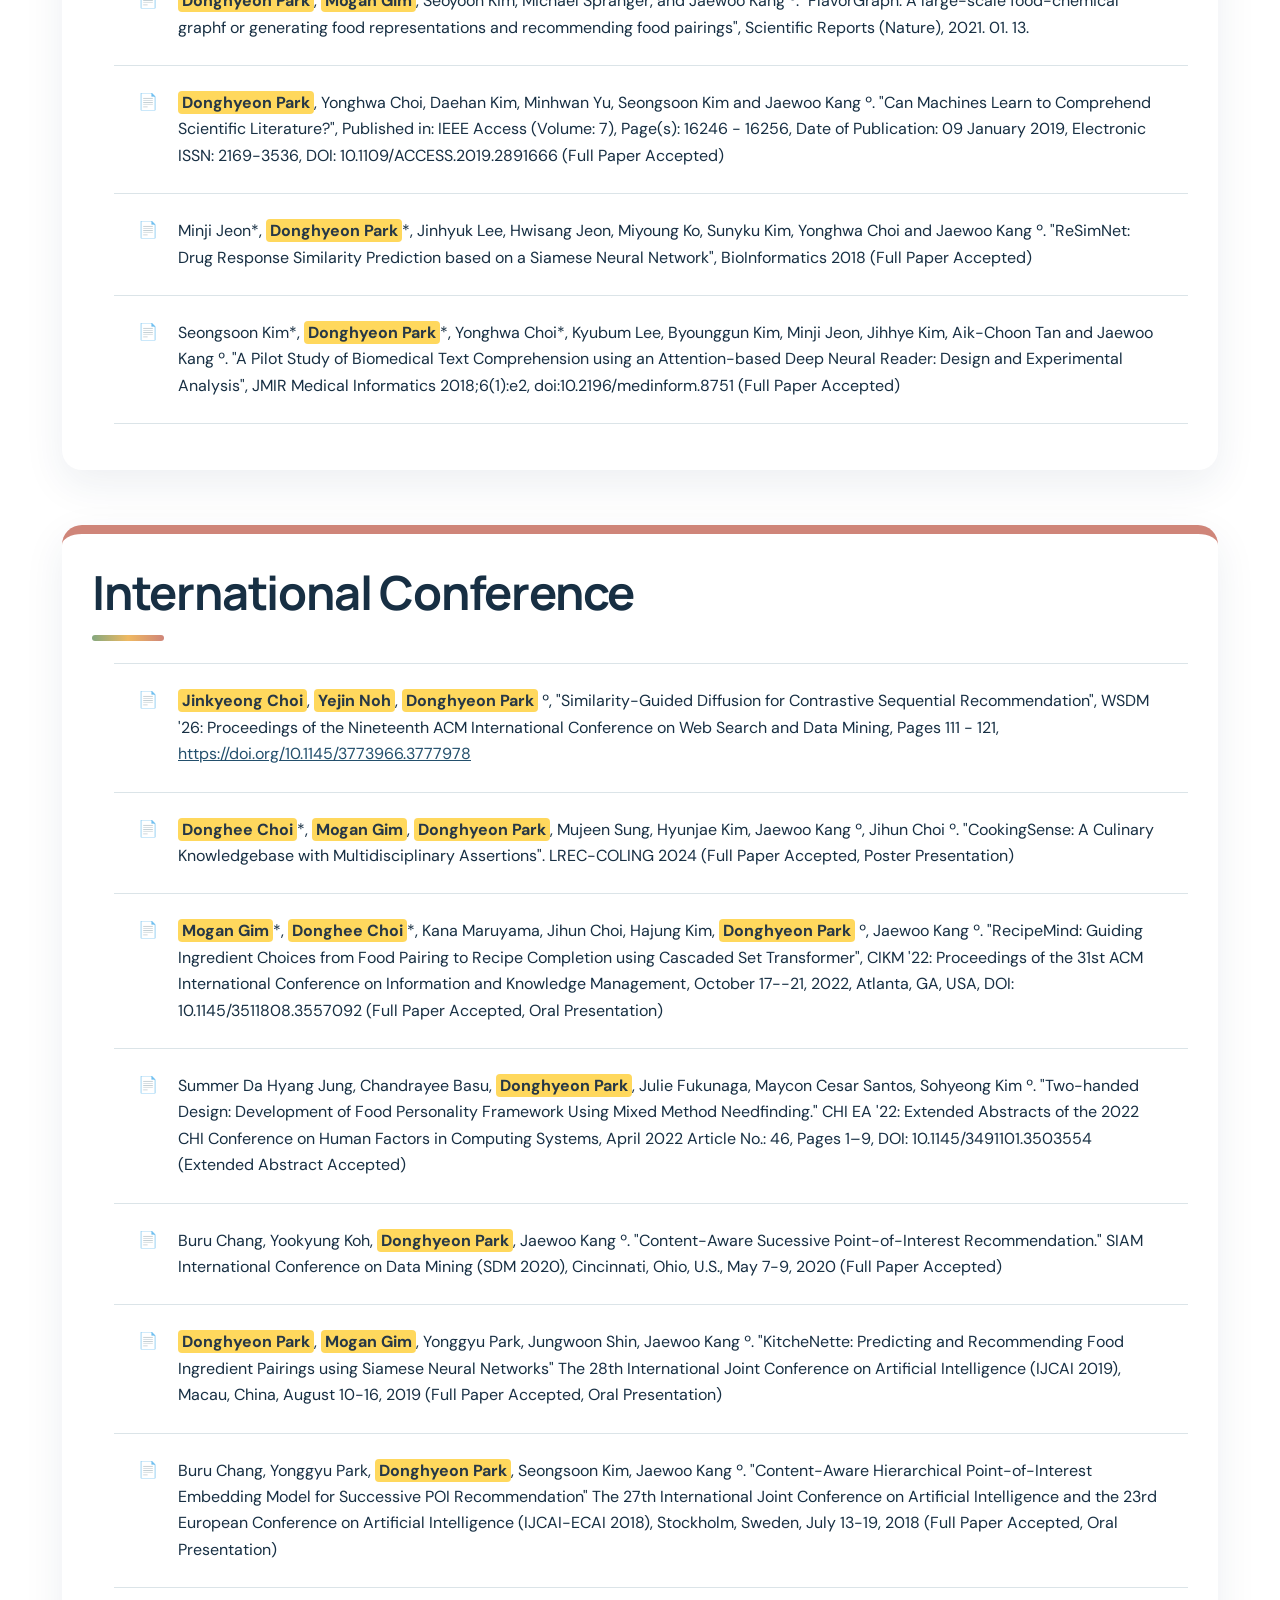
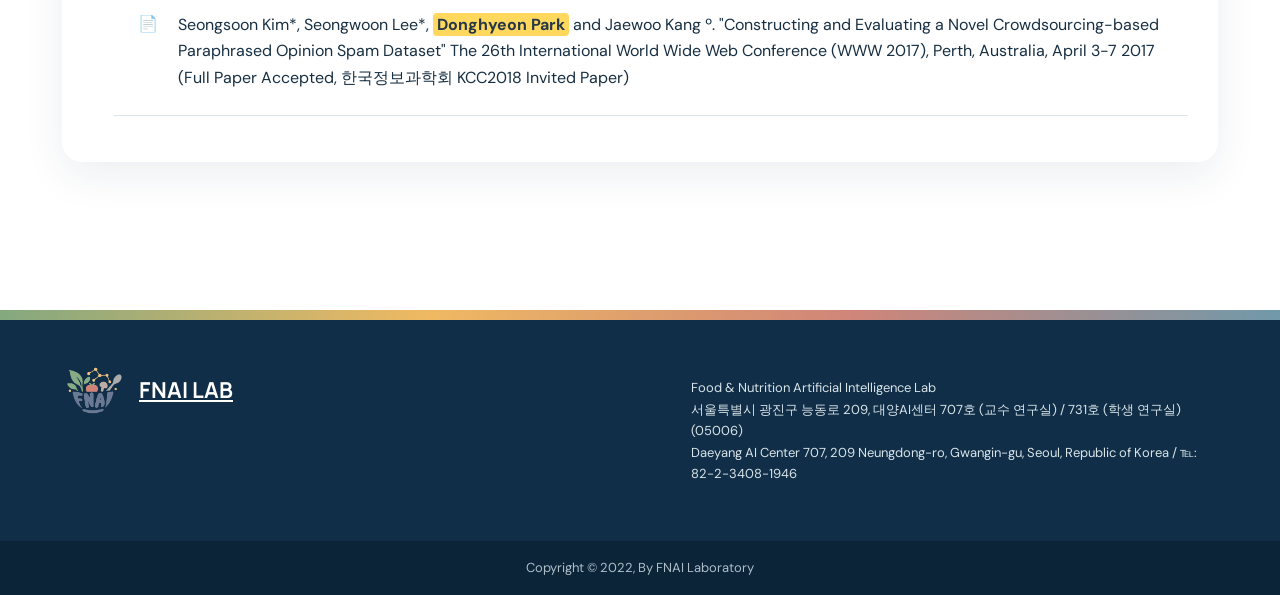
<file: publications.html>
<!doctype html><html lang="en"><head><meta charset="utf-8"><meta name="viewport" content="width=device-width,initial-scale=1"><title>Publications — FNAI LAB</title><link rel="icon" href="assets/logo.png"><link rel="stylesheet" href="style.css"></head><body><a class="skip" href="#main">Skip to main content</a><header class="site-header"><div class="header-inner"><a class="brand" href="index.html"><img src="assets/logo.png" alt="FNAI Lab"><span>FNAI LAB<small>SEJONG UNIVERSITY</small></span></a><button class="menu" aria-expanded="false" aria-controls="navigation">Menu</button><nav class="site-nav" id="navigation"><a href="index.html">Home</a><a href="team.html">Our Team</a><a href="research.html">Research</a><a href="publications.html" aria-current="page">Publications</a><a href="activities.html">Activities</a><a href="media.html">Media</a><a href="join.html">Job Hiring</a></nav></div></header><main id="main"><section class="page-hero wrap"><p class="kicker">FNAI LAB</p><h1>Publications</h1><p>*: Co-First authorship / º: Corresponding author</p><p class="publication-key"><span class="key-swatch" aria-hidden="true"></span>Yellow highlights identify authors who are FNAI Lab members.</p></section><section class="section wrap"><div class="pub-group"><h2>In Press</h2><ul class="pub-list"><li></li></ul></div><div class="pub-group"><h2>International Journal</h2><ul class="pub-list">
<li>Nilufar Khodzhaeva, Sunghyun Ryu, Donghyeon Park º, &quot;Cold-Start Recipe Recommendation via Template-Based Language Inference with LLM-Generated Summaries&quot;, Expert Systems with Applications (Volume 309, 11 January 2026, 131184), <a href="https://doi.org/10.1016/j.eswa.2026.131184">https://doi.org/10.1016/j.eswa.2026.131184</a></li>
<li>Mogan Gim, Jaewoo Kang, Donghyeon Park º, Minji Jeon º, &quot;ArcDFI: Attention regularization guided by CYP450 interactions for predicting drug-food interactions&quot;, PLOS Computational Biology (Volume: 21-10, Page(s): e1013055), DOI: 10.1371/journal.pcbi.1013055, October 15, 2025</li>
<li>Donghee Choi, Jaesung Hwang, Mogan Gim, Donghyeon Park º, &quot;RecipeBuild: Learning to Build Recipe Ideas using Language model-based Recipe Contextual Modeling&quot;, IEEE Access (Volume: 13, Page(s): 172051 - 172061), DOI: 10.1109/ACCESS.2025.3610410, 16 September 2025</li>
<li>Donghee Choi, Mogan Gim, Samy Badreddine, Hajung Kim, Donghyeon Park º, Jaewoo Kang º, &quot;KitchenScale: Learning to predict ingredient quantities from recipe contexts&quot;, Expert Systems with Applications, Volume 224, 15 August 2023, 120041</li>
<li>Mogan Gim*, Donghyeon Park*, Kana Maruyama, Michael Spranger, and Jaweoo Kang º. &quot;RecipeBowl: A Cooking Recommender for Ingredients and Recipes using Set Transformer&quot;, Published in: IEEE Access (Volume: 9), Page(s): 143623 - 143633, Date of Publication: 14 October 2021, Electronic ISSN: 2169-3536, INSPEC Accession Number: 21399538, DOI: <a href="https://doi.org/10.1109/ACCESS.2021.3120265">10.1109/ACCESS.2021.3120265</a>, Publisher: IEEE</li>
<li>Donghyeon Park, Mogan Gim, Seoyoon Kim, Michael Spranger, and Jaewoo Kang º. &quot;FlavorGraph: A large-scale food-chemical graphf or generating food representations and recommending food pairings&quot;, Scientific Reports (Nature), 2021. 01. 13.</li>
<li>Donghyeon Park, Yonghwa Choi, Daehan Kim, Minhwan Yu, Seongsoon Kim and Jaewoo Kang º. &quot;Can Machines Learn to Comprehend Scientific Literature?&quot;, Published in: IEEE Access (Volume: 7), Page(s): 16246 - 16256, Date of Publication: 09 January 2019, Electronic ISSN: 2169-3536, DOI: 10.1109/ACCESS.2019.2891666 (Full Paper Accepted)</li>
<li>Minji Jeon*, Donghyeon Park*, Jinhyuk Lee, Hwisang Jeon, Miyoung Ko, Sunyku Kim, Yonghwa Choi and Jaewoo Kang º. &quot;ReSimNet: Drug Response Similarity Prediction based on a Siamese Neural Network&quot;, BioInformatics 2018 (Full Paper Accepted)</li>
<li>Seongsoon Kim*, Donghyeon Park*, Yonghwa Choi*, Kyubum Lee, Byounggun Kim, Minji Jeon, Jihhye Kim, Aik-Choon Tan and Jaewoo Kang º. &quot;A Pilot Study of Biomedical Text Comprehension using an Attention-based Deep Neural Reader: Design and Experimental Analysis&quot;, JMIR Medical Informatics 2018;6(1):e2, doi:10.2196/medinform.8751 (Full Paper Accepted)</li></ul></div>
<div class="pub-group"><h2>International Conference</h2><ul class="pub-list">
<li>Jinkyeong Choi, Yejin Noh, Donghyeon Park º, &quot;Similarity-Guided Diffusion for Contrastive Sequential Recommendation&quot;, WSDM '26: Proceedings of the Nineteenth ACM International Conference on Web Search and Data Mining, Pages 111 - 121, <a href="https://doi.org/10.1145/3773966.3777978">https://doi.org/10.1145/3773966.3777978</a></li>
<li>Donghee Choi*, Mogan Gim, Donghyeon Park, Mujeen Sung, Hyunjae Kim, Jaewoo Kang º, Jihun Choi º. &quot;CookingSense: A Culinary Knowledgebase with Multidisciplinary Assertions&quot;. LREC-COLING 2024 (Full Paper Accepted, Poster Presentation)</li>
<li>Mogan Gim*, Donghee Choi*, Kana Maruyama, Jihun Choi, Hajung Kim, Donghyeon Park º, Jaewoo Kang º. &quot;RecipeMind: Guiding Ingredient Choices from Food Pairing to Recipe Completion using Cascaded Set Transformer&quot;, CIKM '22: Proceedings of the 31st ACM International Conference on Information and Knowledge Management, October 17--21, 2022, Atlanta, GA, USA, DOI: 10.1145/3511808.3557092 (Full Paper Accepted, Oral Presentation)</li>
<li>Summer Da Hyang Jung, Chandrayee Basu, Donghyeon Park, Julie Fukunaga, Maycon Cesar Santos, Sohyeong Kim º. &quot;Two-handed Design: Development of Food Personality Framework Using Mixed Method Needfinding.&quot; CHI EA '22: Extended Abstracts of the 2022 CHI Conference on Human Factors in Computing Systems, April 2022 Article No.: 46, Pages 1–9, DOI: 10.1145/3491101.3503554 (Extended Abstract Accepted)</li>
<li>Buru Chang, Yookyung Koh, Donghyeon Park, Jaewoo Kang º. &quot;Content-Aware Sucessive Point-of-Interest Recommendation.&quot; SIAM International Conference on Data Mining (SDM 2020), Cincinnati, Ohio, U.S., May 7-9, 2020 (Full Paper Accepted)</li>
<li>Donghyeon Park, Mogan Gim, Yonggyu Park, Jungwoon Shin, Jaewoo Kang º. &quot;KitcheNette: Predicting and Recommending Food Ingredient Pairings using Siamese Neural Networks&quot; The 28th International Joint Conference on Artificial Intelligence (IJCAI 2019), Macau, China, August 10-16, 2019 (Full Paper Accepted, Oral Presentation)</li>
<li>Buru Chang, Yonggyu Park, Donghyeon Park, Seongsoon Kim, Jaewoo Kang º. &quot;Content-Aware Hierarchical Point-of-Interest Embedding Model for Successive POI Recommendation&quot; The 27th International Joint Conference on Artificial Intelligence and the 23rd European Conference on Artificial Intelligence (IJCAI-ECAI 2018), Stockholm, Sweden, July 13-19, 2018 (Full Paper Accepted, Oral Presentation)</li>
<li>Seongsoon Kim*, Seongwoon Lee*, Donghyeon Park and Jaewoo Kang º. &quot;Constructing and Evaluating a Novel Crowdsourcing-based Paraphrased Opinion Spam Dataset&quot; The 26th International World Wide Web Conference (WWW 2017), Perth, Australia, April 3-7 2017 (Full Paper Accepted, 한국정보과학회 KCC2018 Invited Paper)</li></ul></div></section></main><footer class="footer"><div class="wrap"><div><a class="footer-logo" href="index.html"><img src="assets/logo.png" alt="">FNAI LAB</a></div><div><p>Food &amp; Nutrition Artificial Intelligence Lab<br>서울특별시 광진구 능동로 209, 대양AI센터 707호 (교수 연구실) / 731호 (학생 연구실)(05006)<br>Daeyang AI Center 707, 209 Neungdong-ro, Gwangin-gu, Seoul, Republic of Korea / ℡: 82-2-3408-1946</p></div></div><p class="source-note">Copyright © 2022, By FNAI Laboratory</p></footer><script src="script.js"></script></body></html>
</file>
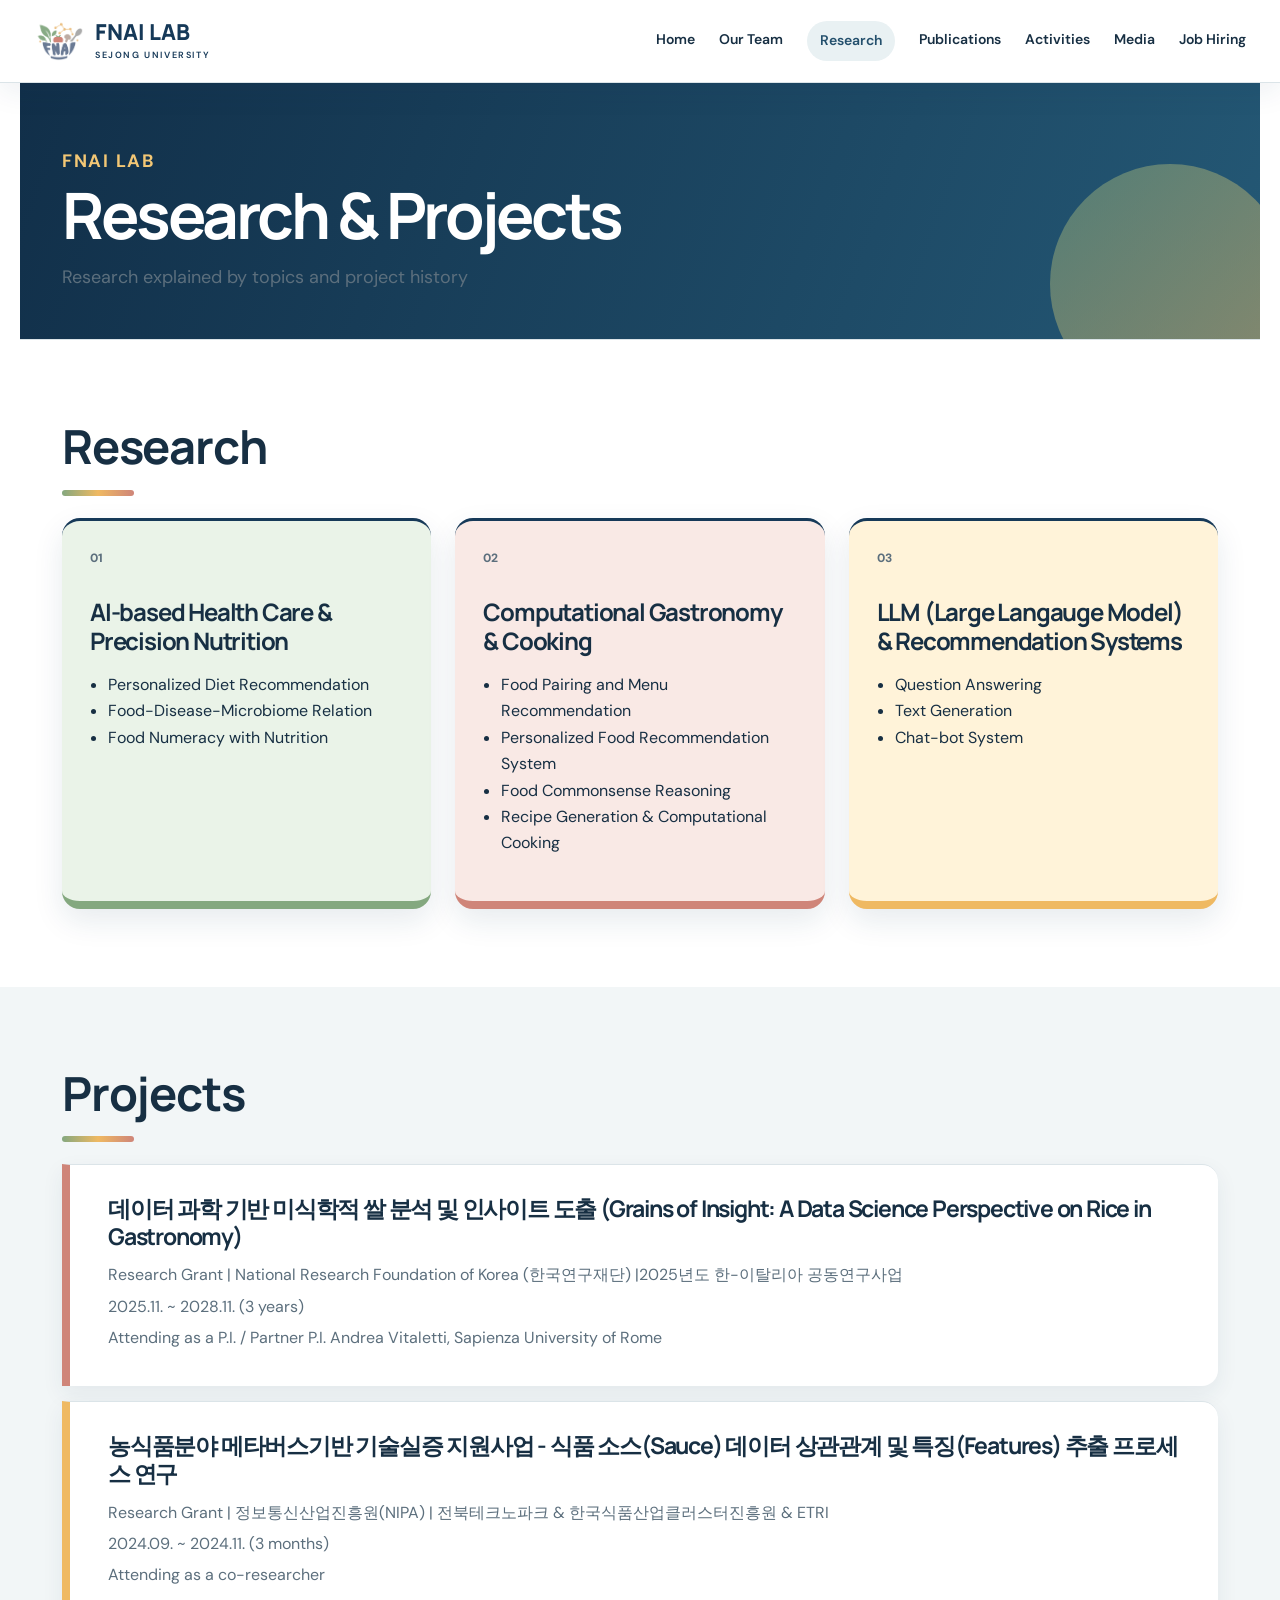
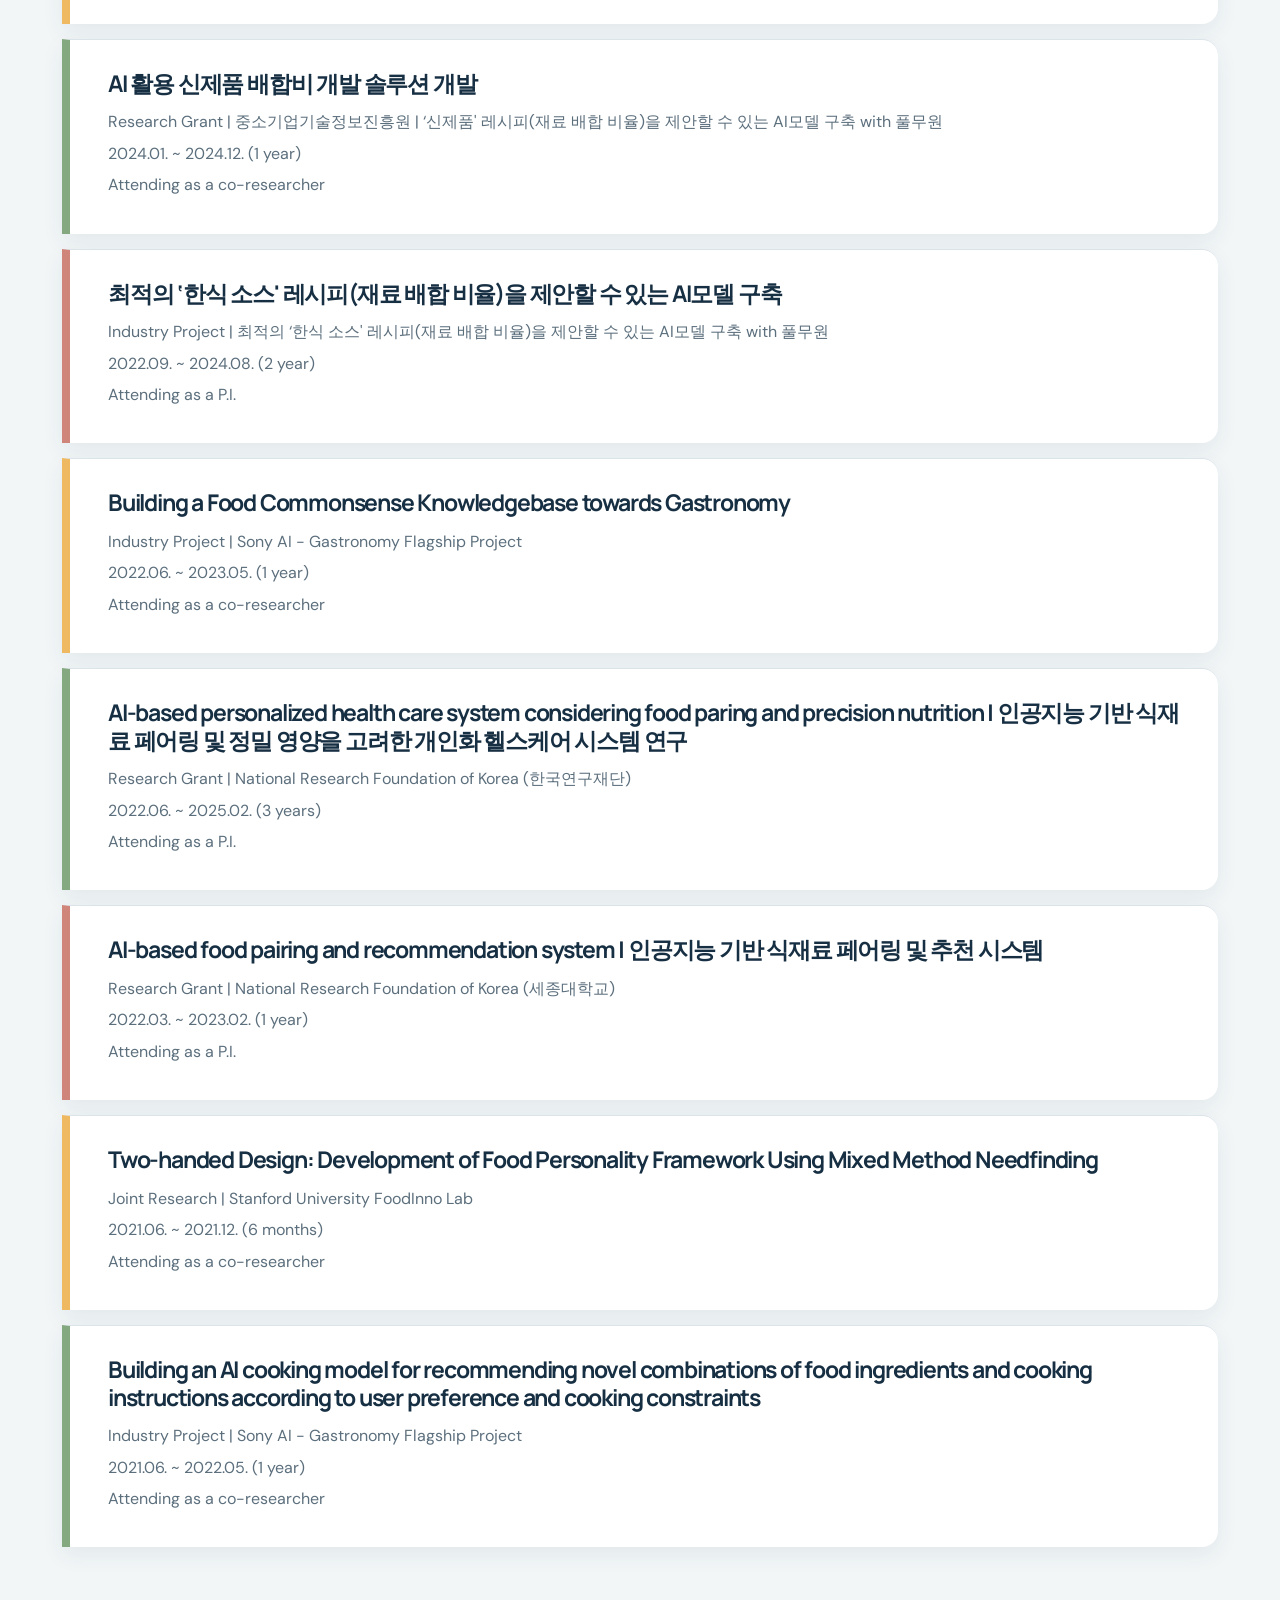
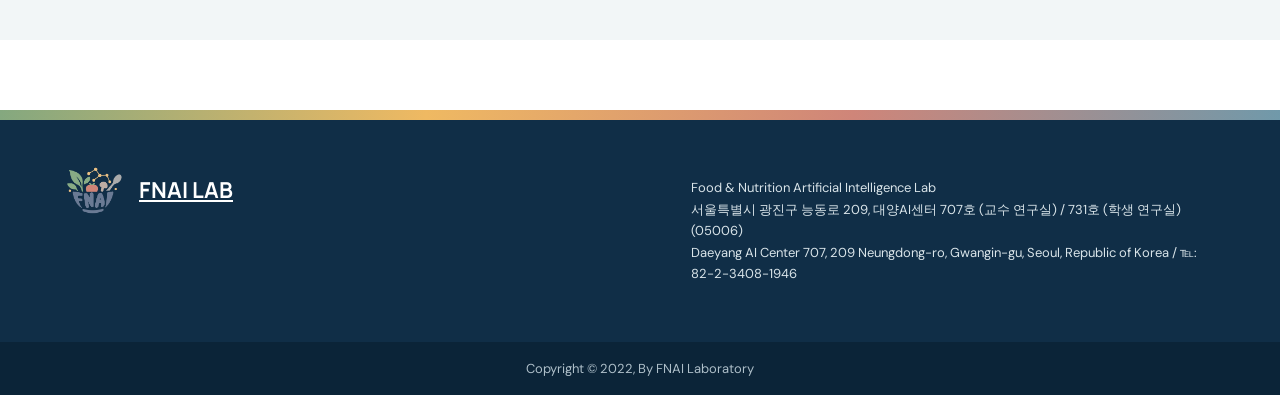
<file: research.html>
<!doctype html><html lang="en"><head><meta charset="utf-8"><meta name="viewport" content="width=device-width,initial-scale=1"><title>Research &amp; Projects — FNAI LAB</title><link rel="icon" href="assets/logo.png"><link rel="stylesheet" href="style.css"></head><body><a class="skip" href="#main">Skip to main content</a><header class="site-header"><div class="header-inner"><a class="brand" href="index.html"><img src="assets/logo.png" alt="FNAI Lab"><span>FNAI LAB<small>SEJONG UNIVERSITY</small></span></a><button class="menu" aria-expanded="false" aria-controls="navigation">Menu</button><nav class="site-nav" id="navigation"><a href="index.html">Home</a><a href="team.html">Our Team</a><a href="research.html" aria-current="page">Research</a><a href="publications.html">Publications</a><a href="activities.html">Activities</a><a href="media.html">Media</a><a href="join.html">Job Hiring</a></nav></div></header>
<main id="main"><section class="page-hero wrap"><p class="kicker">FNAI LAB</p><h1>Research &amp; Projects</h1><p>Research explained by topics and project history</p></section><section class="section wrap"><h2>Research</h2><div class="research-topics"><article class="topic"><h3>AI-based Health Care &amp; Precision Nutrition</h3><ul><li>Personalized Diet Recommendation</li><li>Food-Disease-Microbiome Relation</li><li>Food Numeracy with Nutrition</li></ul></article><article class="topic"><h3>Computational Gastronomy &amp; Cooking</h3><ul><li>Food Pairing and Menu Recommendation</li><li>Personalized Food Recommendation System</li><li>Food Commonsense Reasoning</li><li>Recipe Generation &amp; Computational Cooking</li></ul></article><article class="topic"><h3>LLM (Large Langauge Model) &amp; Recommendation Systems</h3><ul><li>Question Answering</li><li>Text Generation</li><li>Chat-bot System</li></ul></article></div></section>
<section class="section alt"><div class="wrap"><h2>Projects</h2><article class="project"><h3>데이터 과학 기반 미식학적 쌀 분석 및 인사이트 도출 (Grains of Insight: A Data Science Perspective on Rice in Gastronomy)</h3><p>Research Grant | National Research Foundation of Korea (한국연구재단) |2025년도 한-이탈리아 공동연구사업</p><p>2025.11. ~ 2028.11. (3 years)</p><p>Attending as a P.I. / Partner P.I. Andrea Vitaletti, Sapienza University of Rome</p></article><article class="project"><h3>농식품분야 메타버스기반 기술실증 지원사업 - 식품 소스(Sauce) 데이터 상관관계 및 특징(Features) 추출 프로세스 연구</h3><p>Research Grant | 정보통신산업진흥원(NIPA) | 전북테크노파크 &amp; 한국식품산업클러스터진흥원 &amp; ETRI</p><p>2024.09. ~ 2024.11. (3 months)</p><p>Attending as a co-researcher</p></article><article class="project"><h3>AI 활용 신제품 배합비 개발 솔루션 개발</h3><p>Research Grant | 중소기업기술정보진흥원 | ‘신제품' 레시피(재료 배합 비율)을 제안할 수 있는 AI모델 구축 with 풀무원</p><p>2024.01. ~ 2024.12. (1 year)</p><p>Attending as a co-researcher</p></article><article class="project"><h3>최적의 ‘한식 소스' 레시피(재료 배합 비율)을 제안할 수 있는 AI모델 구축</h3><p>Industry Project | 최적의 ‘한식 소스' 레시피(재료 배합 비율)을 제안할 수 있는 AI모델 구축 with 풀무원</p><p>2022.09. ~ 2024.08. (2 year)</p><p>Attending as a P.I.</p></article><article class="project"><h3>Building a Food Commonsense Knowledgebase towards Gastronomy</h3><p>Industry Project | Sony AI - Gastronomy Flagship Project</p><p>2022.06. ~ 2023.05. (1 year)</p><p>Attending as a co-researcher</p></article><article class="project"><h3>AI-based personalized health care system considering food paring and precision nutrition | 인공지능 기반 식재료 페어링 및 정밀 영양을 고려한 개인화 헬스케어 시스템 연구</h3><p>Research Grant | National Research Foundation of Korea (한국연구재단)</p><p>2022.06. ~ 2025.02. (3 years)</p><p>Attending as a P.I.</p></article><article class="project"><h3>AI-based food pairing and recommendation system | 인공지능 기반 식재료 페어링 및 추천 시스템</h3><p>Research Grant | National Research Foundation of Korea (세종대학교)</p><p>2022.03. ~ 2023.02. (1 year)</p><p>Attending as a P.I.</p></article><article class="project"><h3>Two-handed Design: Development of Food Personality Framework Using Mixed Method Needfinding</h3><p>Joint Research | Stanford University FoodInno Lab</p><p>2021.06. ~ 2021.12. (6 months)</p><p>Attending as a co-researcher</p></article><article class="project"><h3>Building an AI cooking model for recommending novel combinations of food ingredients and cooking instructions according to user preference and cooking constraints</h3><p>Industry Project | Sony AI - Gastronomy Flagship Project</p><p>2021.06. ~ 2022.05. (1 year)</p><p>Attending as a co-researcher</p></article></div></section></main><footer class="footer"><div class="wrap"><div><a class="footer-logo" href="index.html"><img src="assets/logo.png" alt="">FNAI LAB</a></div><div><p>Food &amp; Nutrition Artificial Intelligence Lab<br>서울특별시 광진구 능동로 209, 대양AI센터 707호 (교수 연구실) / 731호 (학생 연구실)(05006)<br>Daeyang AI Center 707, 209 Neungdong-ro, Gwangin-gu, Seoul, Republic of Korea / ℡: 82-2-3408-1946</p></div></div><p class="source-note">Copyright © 2022, By FNAI Laboratory</p></footer><script src="script.js"></script></body></html>
</file>
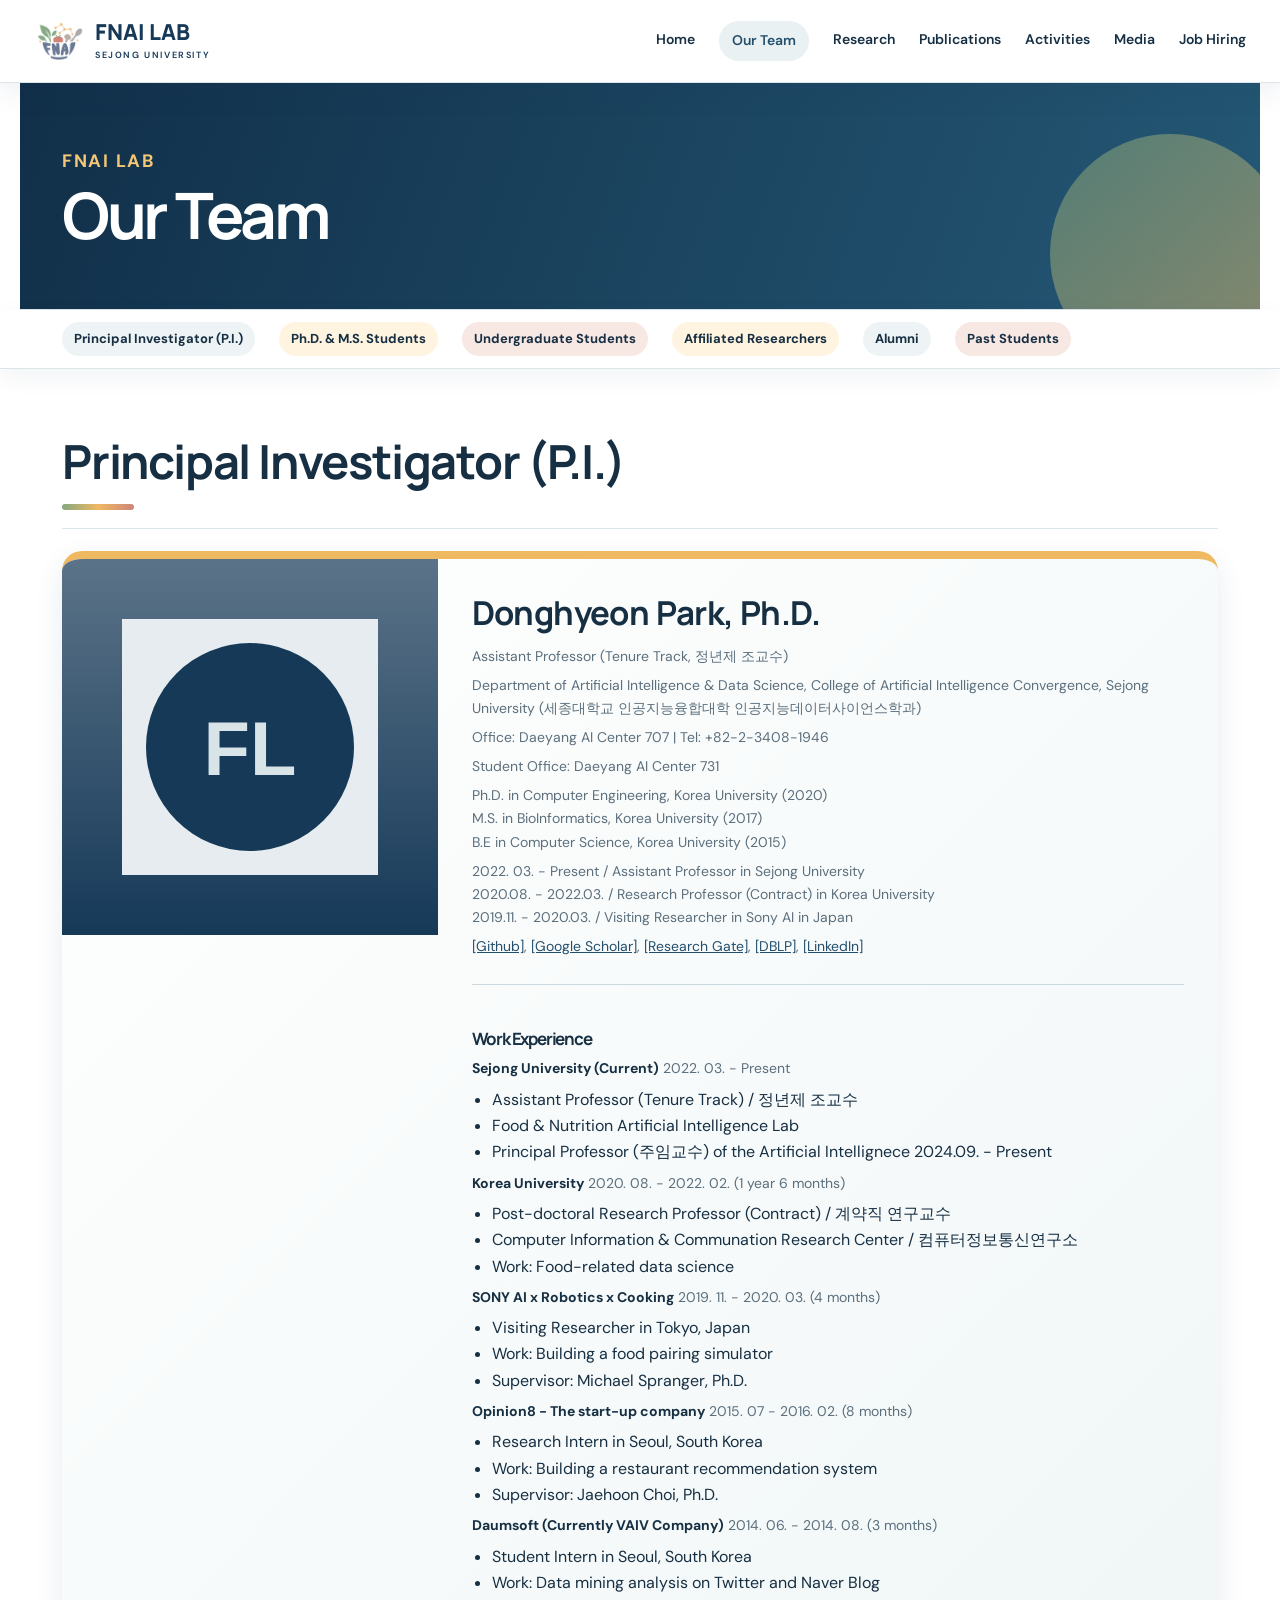
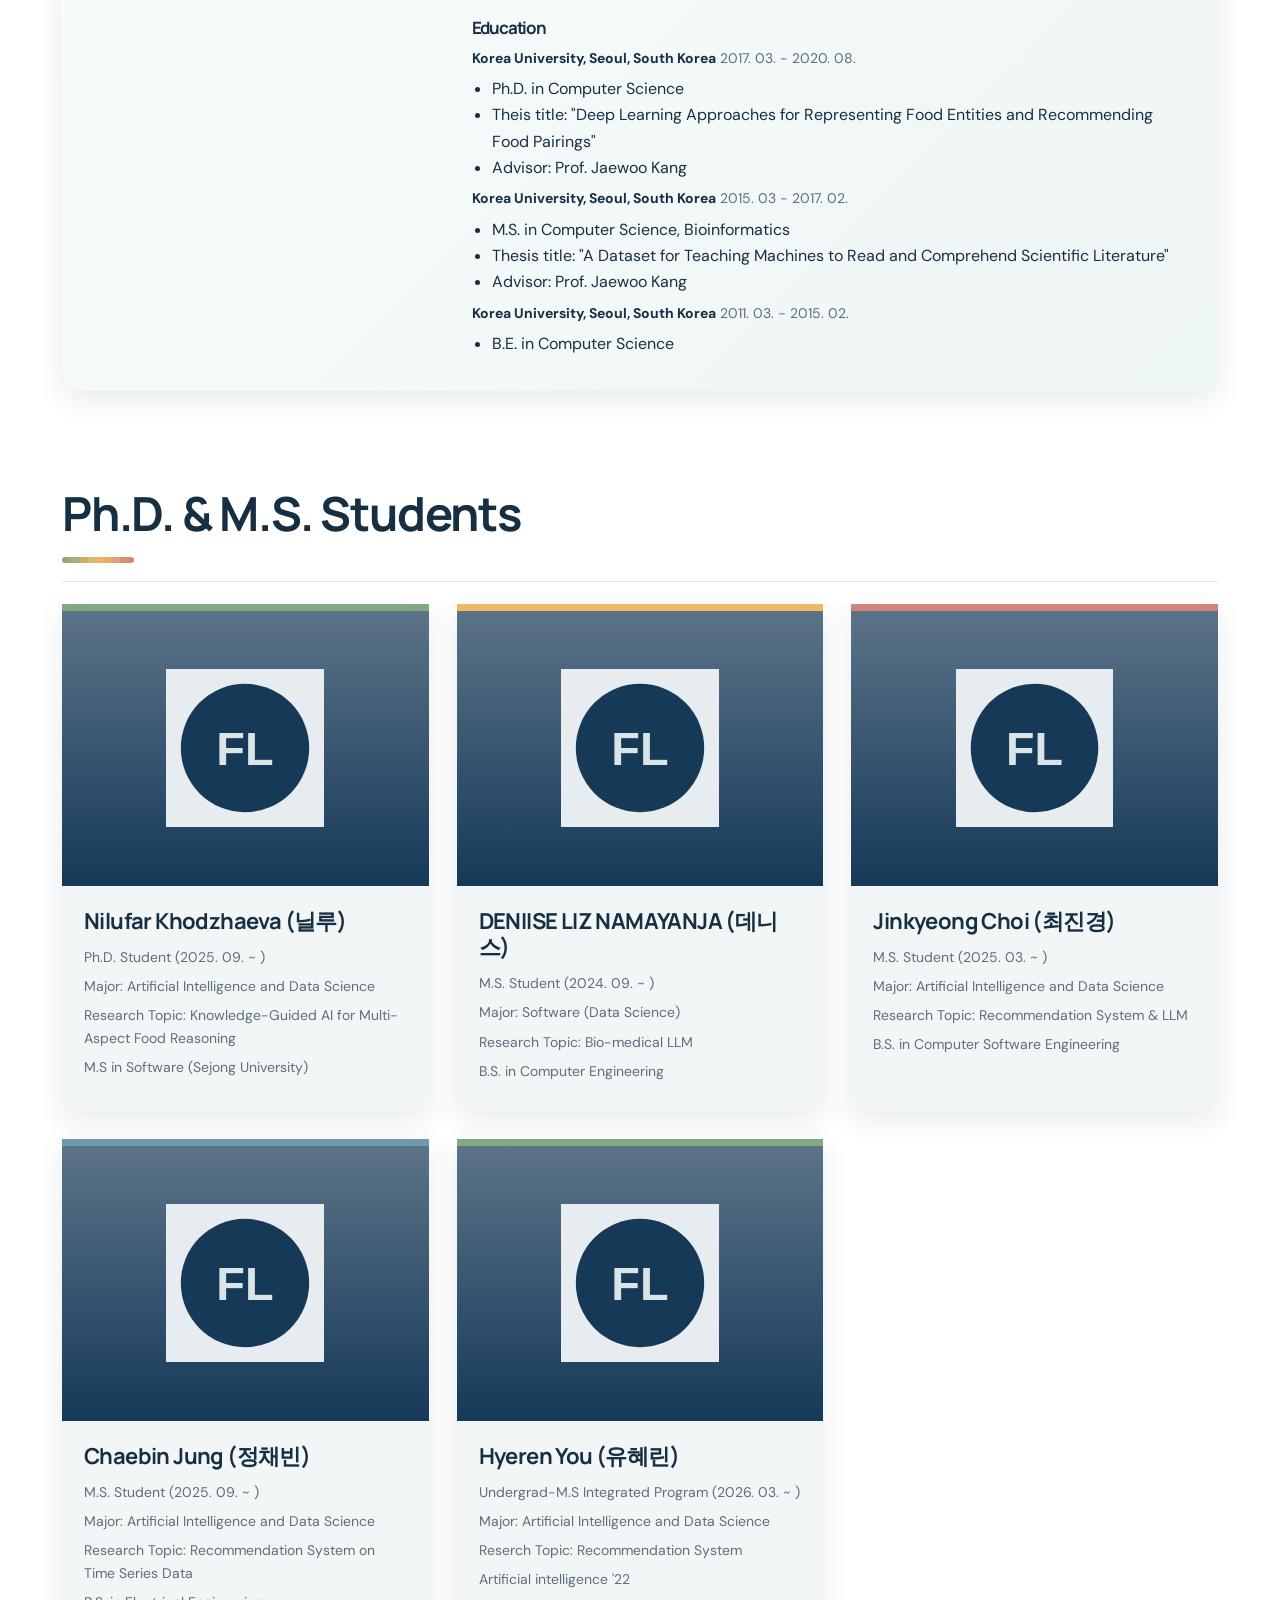
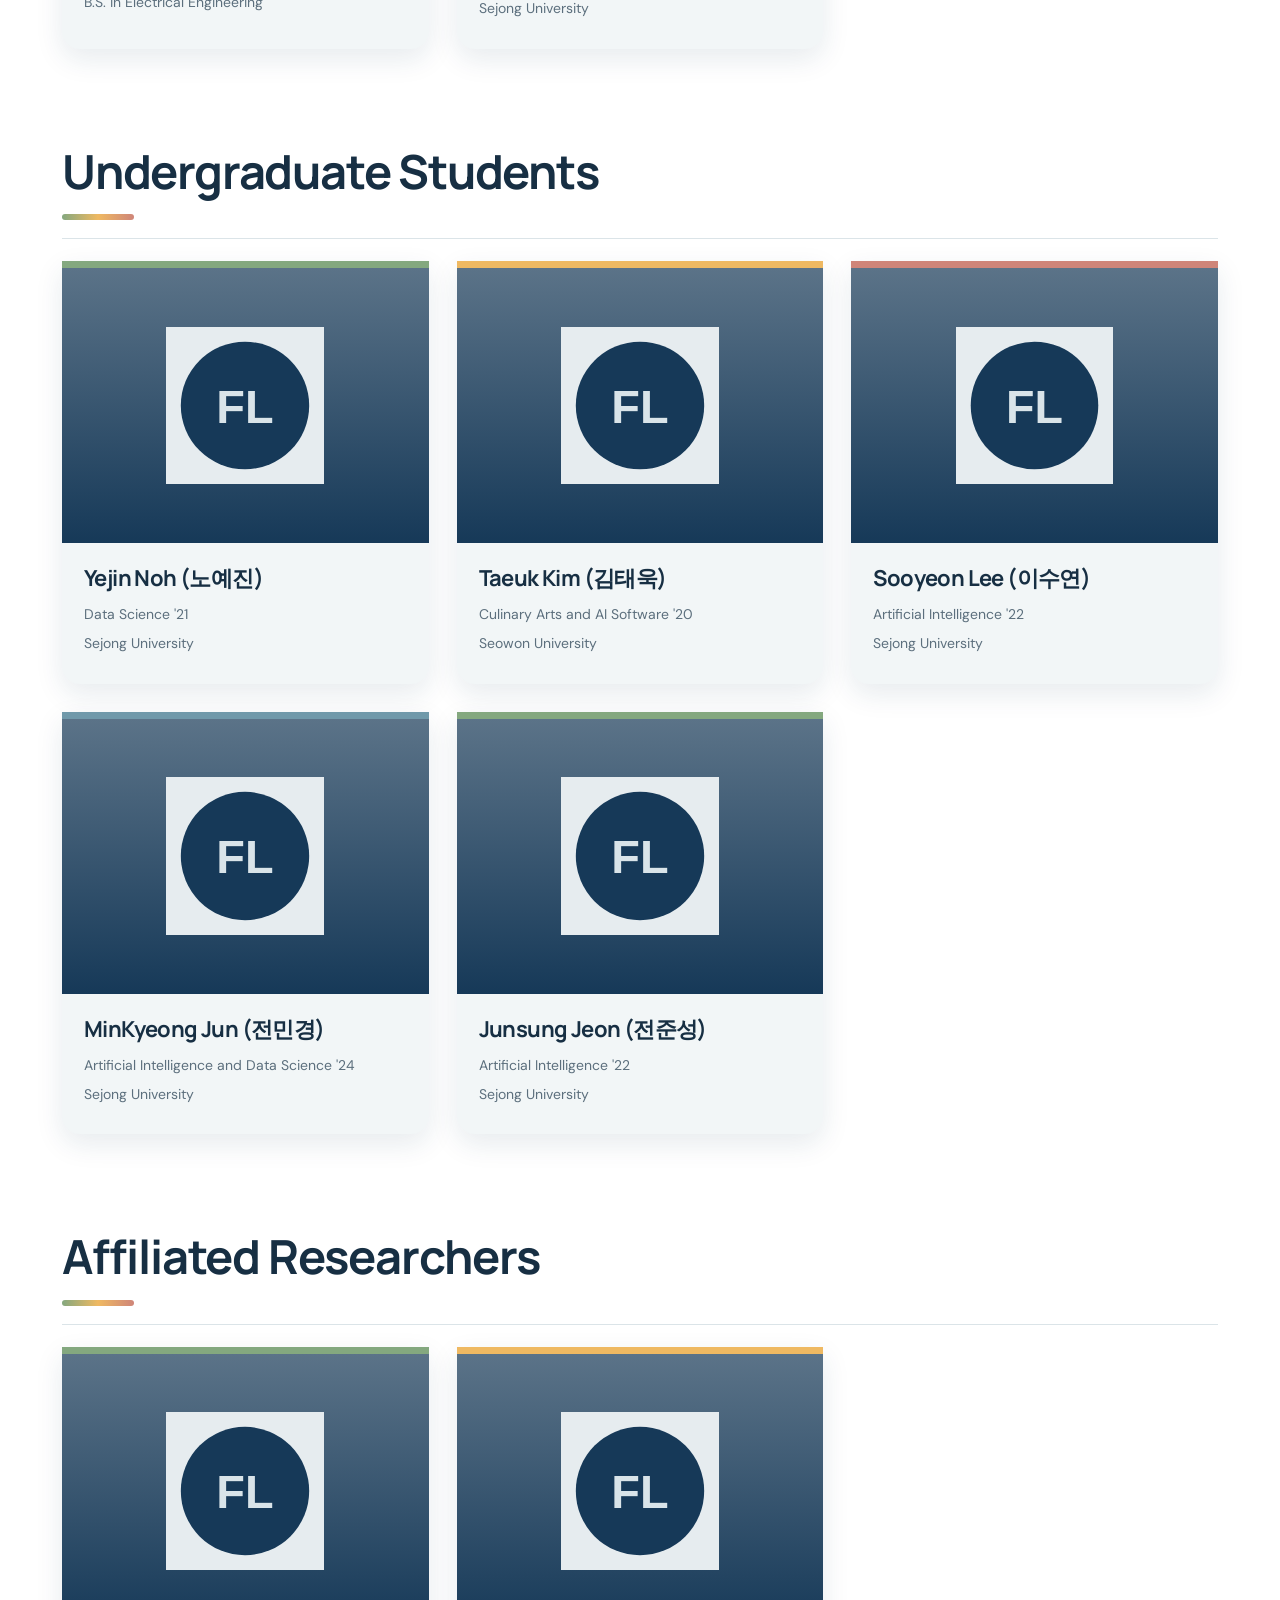
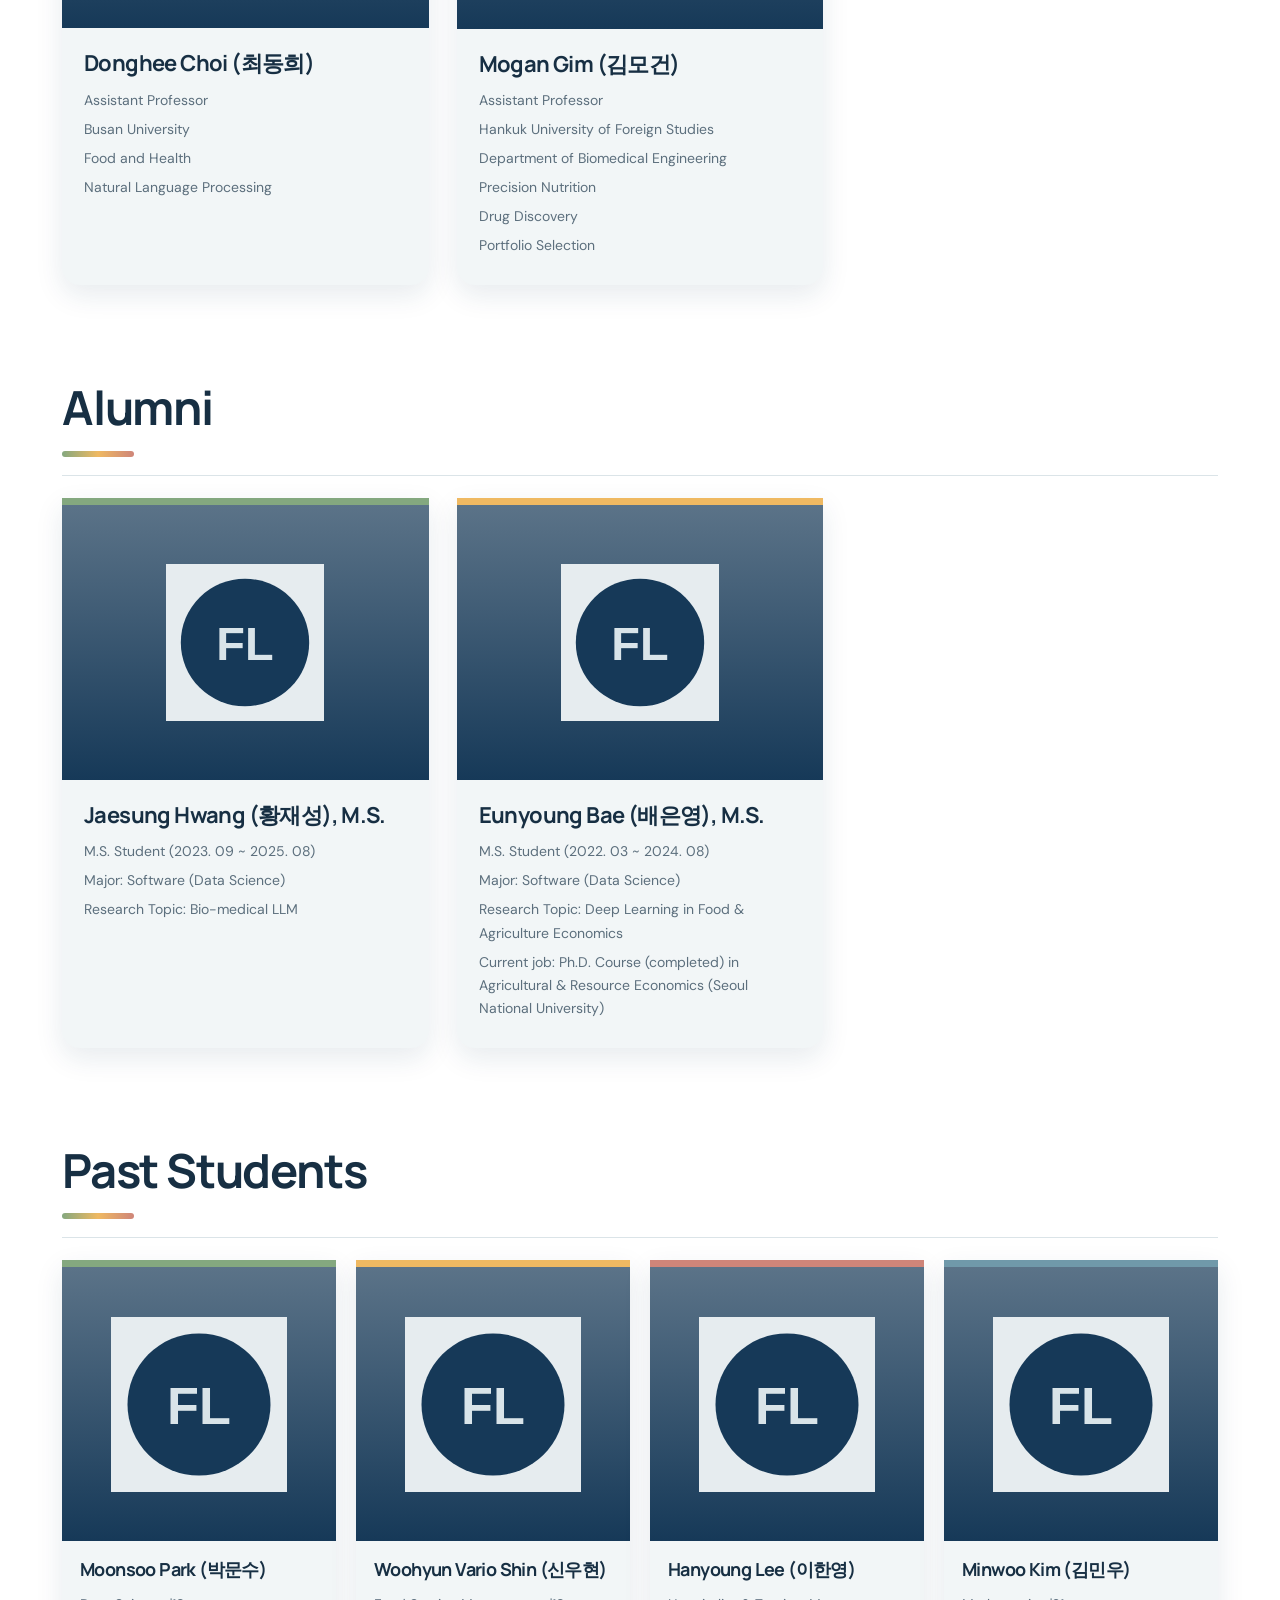
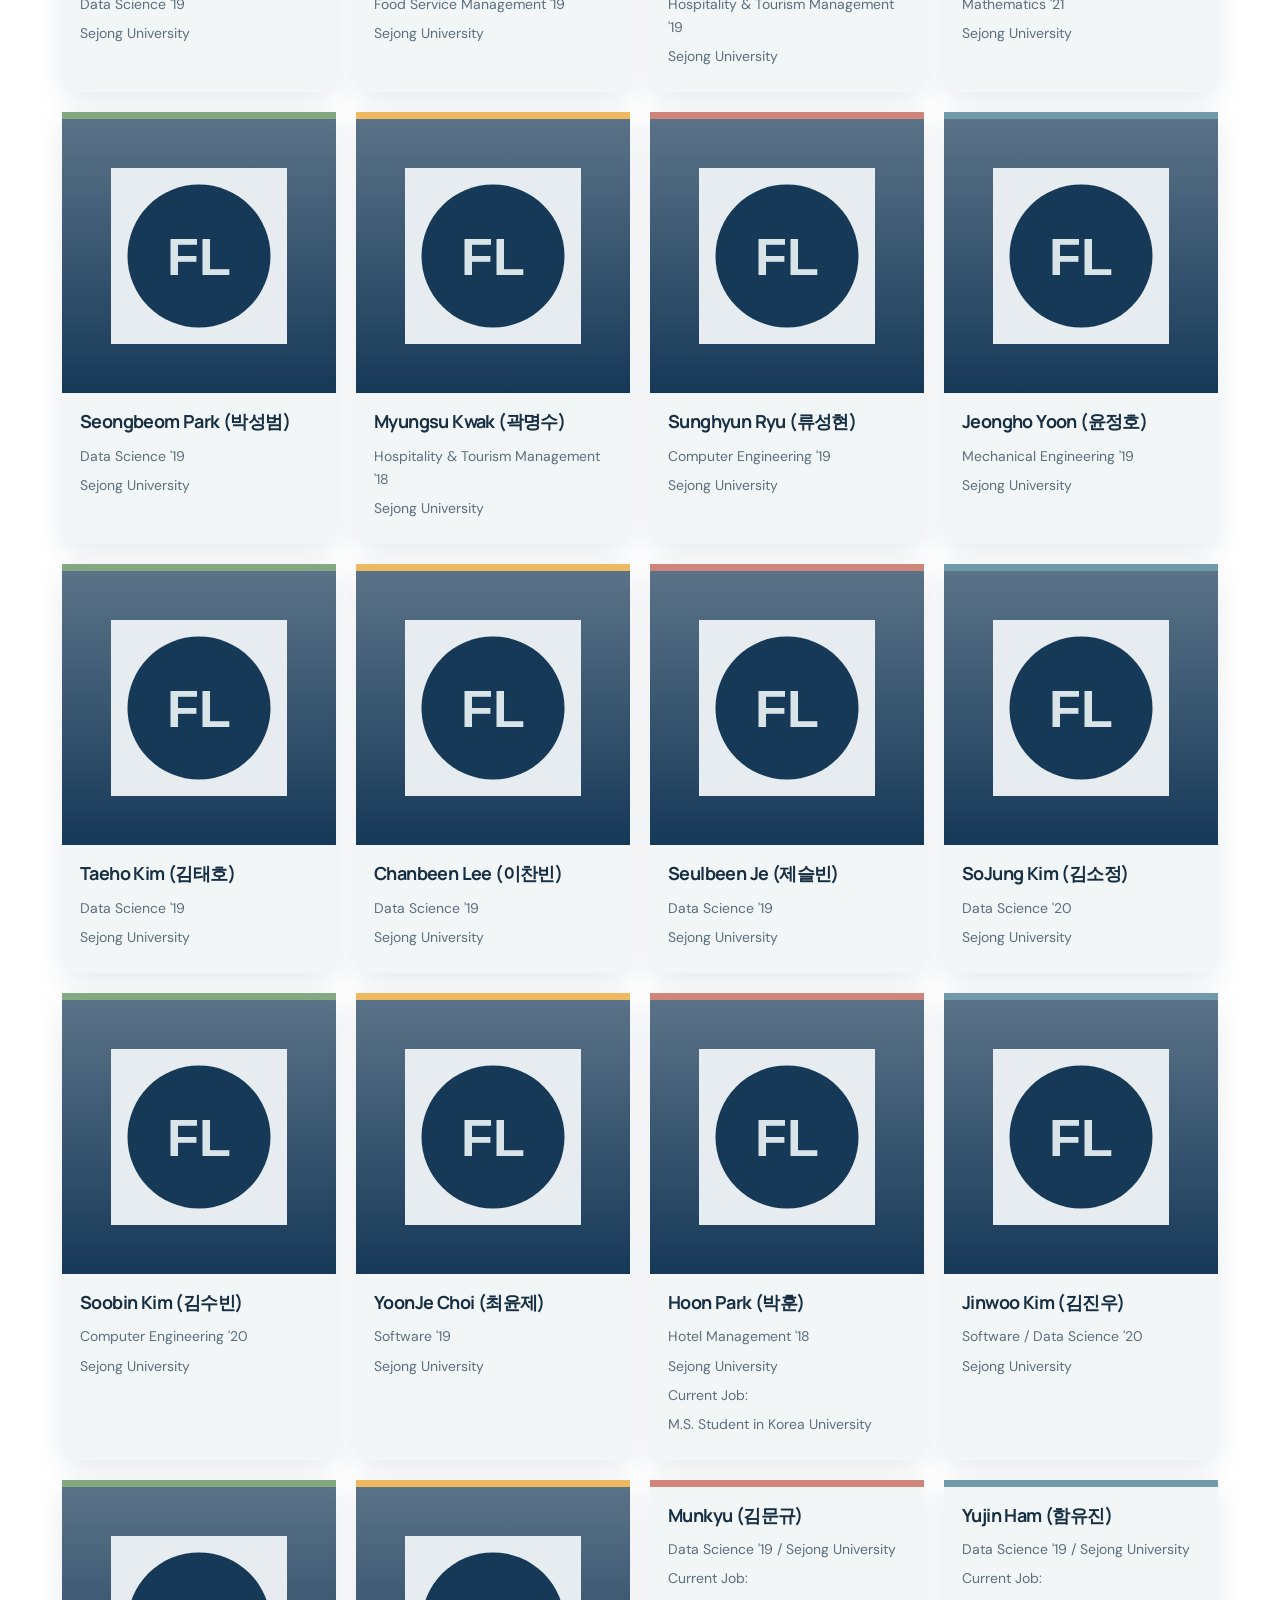
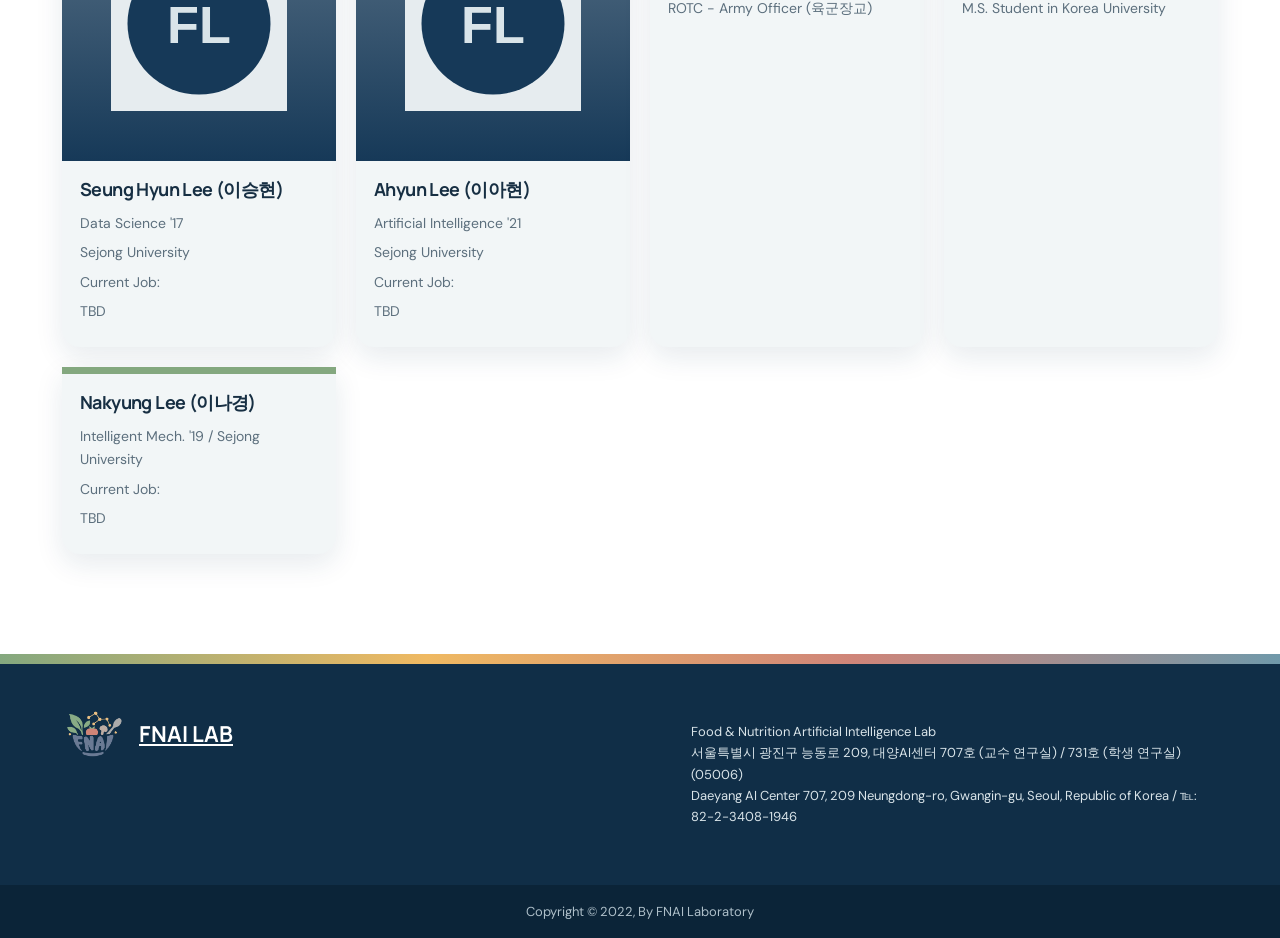
<file: team.html>
<!doctype html><html lang="en"><head><meta charset="utf-8"><meta name="viewport" content="width=device-width,initial-scale=1"><title>Our Team — FNAI LAB</title><meta name="description" content="Our Team — Food & Nutrition Artificial Intelligence Laboratory"><link rel="icon" href="assets/logo.png"><link rel="stylesheet" href="style.css"></head><body><a class="skip" href="#main">Skip to main content</a>
<header class="site-header"><div class="header-inner"><a class="brand" href="index.html"><img src="assets/logo.png" alt="FNAI Lab"><span>FNAI LAB<small>SEJONG UNIVERSITY</small></span></a><button class="menu" aria-expanded="false" aria-controls="navigation">Menu</button><nav class="site-nav" id="navigation"><a href="index.html">Home</a><a href="team.html" aria-current="page">Our Team</a><a href="research.html">Research</a><a href="publications.html">Publications</a><a href="activities.html">Activities</a><a href="media.html">Media</a><a href="join.html">Job Hiring</a></nav></div></header>
<main id="main"><section class="page-hero wrap"><p class="kicker">FNAI LAB</p><h1>Our Team</h1></section><nav class="subnav"><div class="wrap"><a href="#pi">Principal Investigator (P.I.)</a><a href="#graduate">Ph.D. &amp; M.S. Students</a><a href="#undergraduate">Undergraduate Students</a><a href="#affiliated">Affiliated Researchers</a><a href="#alumni">Alumni</a><a href="#past">Past Students</a></div></nav>
<section class="team-section wrap" id="pi"><h2>Principal Investigator (P.I.)</h2><article class="profile lead"><img src="assets/avatar-placeholder.svg#donghyeon-park.jpg" alt="Donghyeon Park, Ph.D."><div class="profile-body"><h3>Donghyeon Park, Ph.D.</h3><p>Assistant Professor (Tenure Track, 정년제 조교수)</p><p>Department of Artificial Intelligence &amp; Data Science, College of Artificial Intelligence Convergence, Sejong University (세종대학교 인공지능융합대학 인공지능데이터사이언스학과)</p><p>Office: Daeyang AI Center 707 | Tel: +82-2-3408-1946</p><p>Student Office: Daeyang AI Center 731</p><p>Ph.D. in Computer Engineering, Korea University (2020)<br>M.S. in BioInformatics, Korea University (2017)<br>B.E in Computer Science, Korea University (2015)</p><p>2022. 03. - Present / Assistant Professor in Sejong University<br>2020.08. - 2022.03. / Research Professor (Contract) in Korea University<br>2019.11. - 2020.03. / Visiting Researcher in Sony AI in Japan</p><p><a class="external" href="https://github.com/parkdh91" target="_blank" rel="noopener">[Github]</a>, <a class="external" href="https://scholar.google.co.in/citations?user=Tb0ZrYAAAAAJ" target="_blank" rel="noopener">[Google Scholar]</a>, <a class="external" href="https://www.researchgate.net/profile/Donghyeon-Park-7" target="_blank" rel="noopener">[Research Gate]</a>, <a class="external" href="https://dblp.uni-trier.de/pid/194/2980.html" target="_blank" rel="noopener">[DBLP]</a>, <a class="external" href="https://www.linkedin.com/in/donghyeon-park-187237a1/" target="_blank" rel="noopener">[LinkedIn]</a></p><div class="details"><h4>Work Experience</h4><p><strong>Sejong University (Current)</strong> 2022. 03. - Present</p><ul><li>Assistant Professor (Tenure Track) / 정년제 조교수</li><li>Food &amp; Nutrition Artificial Intelligence Lab</li><li>Principal Professor (주임교수) of the Artificial Intellignece 2024.09. - Present</li></ul><p><strong>Korea University</strong> 2020. 08. - 2022. 02. (1 year 6 months)</p><ul><li>Post-doctoral Research Professor (Contract) / 계약직 연구교수</li><li>Computer Information &amp; Communation Research Center / 컴퓨터정보통신연구소</li><li>Work: Food-related data science</li></ul><p><strong>SONY AI x Robotics x Cooking</strong> 2019. 11. - 2020. 03. (4 months)</p><ul><li>Visiting Researcher in Tokyo, Japan</li><li>Work: Building a food pairing simulator</li><li>Supervisor: Michael Spranger, Ph.D.</li></ul><p><strong>Opinion8 - The start-up company</strong> 2015. 07 - 2016. 02. (8 months)</p><ul><li>Research Intern in Seoul, South Korea</li><li>Work: Building a restaurant recommendation system</li><li>Supervisor: Jaehoon Choi, Ph.D.</li></ul><p><strong>Daumsoft (Currently VAIV Company)</strong> 2014. 06. - 2014. 08. (3 months)</p><ul><li>Student Intern in Seoul, South Korea</li><li>Work: Data mining analysis on Twitter and Naver Blog</li></ul><h4>Education</h4><p><strong>Korea University, Seoul, South Korea</strong> 2017. 03. - 2020. 08.</p><ul><li>Ph.D. in Computer Science</li><li>Theis title: &quot;Deep Learning Approaches for Representing Food Entities and Recommending Food Pairings&quot;</li><li>Advisor: Prof. Jaewoo Kang</li></ul><p><strong>Korea University, Seoul, South Korea</strong> 2015. 03 - 2017. 02.</p><ul><li>M.S. in Computer Science, Bioinformatics</li><li>Thesis title: &quot;A Dataset for Teaching Machines to Read and Comprehend Scientific Literature&quot;</li><li>Advisor: Prof. Jaewoo Kang</li></ul><p><strong>Korea University, Seoul, South Korea</strong> 2011. 03. - 2015. 02.</p><ul><li>B.E. in Computer Science</li></ul></div></div></article></section>
<section class="team-section wrap" id="graduate"><h2>Ph.D. &amp; M.S. Students</h2><div class="profile-grid">
<article class="profile"><img src="assets/avatar-placeholder.svg#nilufar-khodzhaeva.jpg" alt="Nilufar Khodzhaeva"><div class="profile-body"><h3>Nilufar Khodzhaeva (닐루)</h3><p>Ph.D. Student (2025. 09. ~ )</p><p>Major: Artificial Intelligence and Data Science</p><p>Research Topic: Knowledge-Guided AI for Multi-Aspect Food Reasoning</p><p>M.S in Software (Sejong University)</p></div></article>
<article class="profile"><img src="assets/avatar-placeholder.svg#deniise-liz-namayanja.jpg" alt="DENIISE LIZ NAMAYANJA"><div class="profile-body"><h3>DENIISE LIZ NAMAYANJA (데니스)</h3><p>M.S. Student (2024. 09. ~ )</p><p>Major: Software (Data Science)</p><p>Research Topic: Bio-medical LLM</p><p>B.S. in Computer Engineering</p></div></article>
<article class="profile"><img src="assets/avatar-placeholder.svg#jinkyeong-choi.jpg" alt="Jinkyeong Choi"><div class="profile-body"><h3>Jinkyeong Choi (최진경)</h3><p>M.S. Student (2025. 03. ~ )</p><p>Major: Artificial Intelligence and Data Science</p><p>Research Topic: Recommendation System &amp; LLM</p><p>B.S. in Computer Software Engineering</p></div></article>
<article class="profile"><img src="assets/avatar-placeholder.svg#chaebin-jung.jpg" alt="Chaebin Jung"><div class="profile-body"><h3>Chaebin Jung (정채빈)</h3><p>M.S. Student (2025. 09. ~ )</p><p>Major: Artificial Intelligence and Data Science</p><p>Research Topic: Recommendation System on Time Series Data</p><p>B.S. in Electrical Engineering</p></div></article>
<article class="profile"><img src="assets/avatar-placeholder.svg#hyeren-you.jpg" alt="Hyeren You"><div class="profile-body"><h3>Hyeren You (유혜린)</h3><p>Undergrad-M.S Integrated Program (2026. 03. ~ )</p><p>Major: Artificial Intelligence and Data Science</p><p>Reserch Topic: Recommendation System</p><p>Artificial intelligence '22</p><p>Sejong University</p></div></article></div></section>
<section class="team-section wrap" id="undergraduate"><h2>Undergraduate Students</h2><div class="profile-grid">
<article class="profile"><img src="assets/avatar-placeholder.svg#yejin-noh.jpg" alt="Yejin Noh"><div class="profile-body"><h3>Yejin Noh (노예진)</h3><p>Data Science '21</p><p>Sejong University</p></div></article><article class="profile"><img src="assets/avatar-placeholder.svg#taeuk-kim.jpg" alt="Taeuk Kim"><div class="profile-body"><h3>Taeuk Kim (김태욱)</h3><p>Culinary Arts and AI Software '20</p><p>Seowon University</p></div></article><article class="profile"><img src="assets/avatar-placeholder.svg#sooyeon-lee.jpg" alt="Sooyeon Lee"><div class="profile-body"><h3>Sooyeon Lee (이수연)</h3><p>Artificial Intelligence '22</p><p>Sejong University</p></div></article><article class="profile"><img src="assets/avatar-placeholder.svg#minkyeong-jun.png" alt="MinKyeong Jun"><div class="profile-body"><h3>MinKyeong Jun (전민경)</h3><p>Artificial Intelligence and Data Science '24</p><p>Sejong University</p></div></article><article class="profile"><img src="assets/avatar-placeholder.svg#junsung-jeon.png" alt="Junsung Jeon"><div class="profile-body"><h3>Junsung Jeon (전준성)</h3><p>Artificial Intelligence '22</p><p>Sejong University</p></div></article></div></section>
<section class="team-section wrap" id="affiliated"><h2>Affiliated Researchers</h2><div class="profile-grid"><article class="profile"><img src="assets/avatar-placeholder.svg#donghee-choi.jpg" alt="Donghee Choi"><div class="profile-body"><h3>Donghee Choi (최동희)</h3><p>Assistant Professor</p><p>Busan University</p><p>Food and Health</p><p>Natural Language Processing</p></div></article><article class="profile"><img src="assets/avatar-placeholder.svg#mogan-gim.png" alt="Mogan Gim"><div class="profile-body"><h3>Mogan Gim (김모건)</h3><p>Assistant Professor</p><p>Hankuk University of Foreign Studies</p><p>Department of Biomedical Engineering</p><p>Precision Nutrition</p><p>Drug Discovery</p><p>Portfolio Selection</p></div></article></div></section>
<section class="team-section wrap" id="alumni"><h2>Alumni</h2><div class="profile-grid"><article class="profile"><img src="assets/avatar-placeholder.svg#jaesung-hwang.jpg" alt="Jaesung Hwang"><div class="profile-body"><h3>Jaesung Hwang (황재성), M.S.</h3><p>M.S. Student (2023. 09 ~ 2025. 08)</p><p>Major: Software (Data Science)</p><p>Research Topic: Bio-medical LLM</p></div></article><article class="profile"><img src="assets/avatar-placeholder.svg#eunyoung-bae.jpg" alt="Eunyoung Bae"><div class="profile-body"><h3>Eunyoung Bae (배은영), M.S.</h3><p>M.S. Student (2022. 03 ~ 2024. 08)</p><p>Major: Software (Data Science)</p><p>Research Topic: Deep Learning in Food &amp; Agriculture Economics</p><p>Current job: Ph.D. Course (completed) in Agricultural &amp; Resource Economics (Seoul National University)</p></div></article></div></section>
<section class="team-section wrap" id="past"><h2>Past Students</h2><div class="small-grid">
<article class="profile"><img src="assets/avatar-placeholder.svg#moonsoo-park.jpg" alt="Moonsoo Park"><div class="profile-body"><h3>Moonsoo Park (박문수)</h3><p>Data Science '19</p><p>Sejong University</p></div></article><article class="profile"><img src="assets/avatar-placeholder.svg#woohyun-vario-shin.jpg" alt="Woohyun Vario Shin"><div class="profile-body"><h3>Woohyun Vario Shin (신우현)</h3><p>Food Service Management '19</p><p>Sejong University</p></div></article><article class="profile"><img src="assets/avatar-placeholder.svg#hanyoung-lee.jpg" alt="Hanyoung Lee"><div class="profile-body"><h3>Hanyoung Lee (이한영)</h3><p>Hospitality &amp; Tourism Management '19</p><p>Sejong University</p></div></article><article class="profile"><img src="assets/avatar-placeholder.svg#minwoo-kim.jpg" alt="Minwoo Kim"><div class="profile-body"><h3>Minwoo Kim (김민우)</h3><p>Mathematics '21</p><p>Sejong University</p></div></article><article class="profile"><img src="assets/avatar-placeholder.svg#seongbeom-park.jpg" alt="Seongbeom Park"><div class="profile-body"><h3>Seongbeom Park (박성범)</h3><p>Data Science '19</p><p>Sejong University</p></div></article><article class="profile"><img src="assets/avatar-placeholder.svg#myungsu-kwak.jpg" alt="Myungsu Kwak"><div class="profile-body"><h3>Myungsu Kwak (곽명수)</h3><p>Hospitality &amp; Tourism Management '18</p><p>Sejong University</p></div></article><article class="profile"><img src="assets/avatar-placeholder.svg#sunghyun-ryu.jpg" alt="Sunghyun Ryu"><div class="profile-body"><h3>Sunghyun Ryu (류성현)</h3><p>Computer Engineering '19</p><p>Sejong University</p></div></article><article class="profile"><img src="assets/avatar-placeholder.svg#jeongho-yoon.jpg" alt="Jeongho Yoon"><div class="profile-body"><h3>Jeongho Yoon (윤정호)</h3><p>Mechanical Engineering '19</p><p>Sejong University</p></div></article><article class="profile"><img src="assets/avatar-placeholder.svg#taeho-kim.jpg" alt="Taeho Kim"><div class="profile-body"><h3>Taeho Kim (김태호)</h3><p>Data Science '19</p><p>Sejong University</p></div></article><article class="profile"><img src="assets/avatar-placeholder.svg#chanbeen-lee.jpg" alt="Chanbeen Lee"><div class="profile-body"><h3>Chanbeen Lee (이찬빈)</h3><p>Data Science '19</p><p>Sejong University</p></div></article><article class="profile"><img src="assets/avatar-placeholder.svg#seulbeen-je.jpg" alt="Seulbeen Je"><div class="profile-body"><h3>Seulbeen Je (제슬빈)</h3><p>Data Science '19</p><p>Sejong University</p></div></article><article class="profile"><img src="assets/avatar-placeholder.svg#sojung-kim.jpg" alt="SoJung Kim"><div class="profile-body"><h3>SoJung Kim (김소정)</h3><p>Data Science '20</p><p>Sejong University</p></div></article><article class="profile"><img src="assets/avatar-placeholder.svg#soobin-kim.jpg" alt="Soobin Kim"><div class="profile-body"><h3>Soobin Kim (김수빈)</h3><p>Computer Engineering '20</p><p>Sejong University</p></div></article><article class="profile"><img src="assets/avatar-placeholder.svg#yoonje-choi.jpg" alt="YoonJe Choi"><div class="profile-body"><h3>YoonJe Choi (최윤제)</h3><p>Software '19</p><p>Sejong University</p></div></article><article class="profile"><img src="assets/avatar-placeholder.svg#hoon-park.jpg" alt="Hoon Park"><div class="profile-body"><h3>Hoon Park (박훈)</h3><p>Hotel Management '18</p><p>Sejong University</p><p>Current Job:</p><p>M.S. Student in Korea University</p></div></article><article class="profile"><img src="assets/avatar-placeholder.svg#jinwoo-kim.png" alt="Jinwoo Kim"><div class="profile-body"><h3>Jinwoo Kim (김진우)</h3><p>Software / Data Science '20</p><p>Sejong University</p></div></article><article class="profile"><img src="assets/avatar-placeholder.svg#seung-hyun-lee.png" alt="Seung Hyun Lee"><div class="profile-body"><h3>Seung Hyun Lee (이승현)</h3><p>Data Science '17</p><p>Sejong University</p><p>Current Job:</p><p>TBD</p></div></article><article class="profile"><img src="assets/avatar-placeholder.svg#ahyun-lee.png" alt="Ahyun Lee"><div class="profile-body"><h3>Ahyun Lee (이아현)</h3><p>Artificial Intelligence '21</p><p>Sejong University</p><p>Current Job:</p><p>TBD</p></div></article><article class="profile"><div class="profile-body"><h3>Munkyu (김문규)</h3><p>Data Science '19 / Sejong University</p><p>Current Job:</p><p>ROTC - Army Officer (육군장교)</p></div></article><article class="profile"><div class="profile-body"><h3>Yujin Ham (함유진)</h3><p>Data Science '19 / Sejong University</p><p>Current Job:</p><p>M.S. Student in Korea University</p></div></article><article class="profile"><div class="profile-body"><h3>Nakyung Lee (이나경)</h3><p>Intelligent Mech. '19 / Sejong University</p><p>Current Job:</p><p>TBD</p></div></article></div></section></main>
<footer class="footer"><div class="wrap"><div><a class="footer-logo" href="index.html"><img src="assets/logo.png" alt="">FNAI LAB</a></div><div><p>Food &amp; Nutrition Artificial Intelligence Lab<br>서울특별시 광진구 능동로 209, 대양AI센터 707호 (교수 연구실) / 731호 (학생 연구실)(05006)<br>Daeyang AI Center 707, 209 Neungdong-ro, Gwangin-gu, Seoul, Republic of Korea / ℡: 82-2-3408-1946</p></div></div><p class="source-note">Copyright © 2022, By FNAI Laboratory</p></footer><script src="script.js"></script></body></html>
</file>
<file: style.css>
@import url('https://fonts.googleapis.com/css2?family=DM+Sans:wght@400;500;600;700&family=Manrope:wght@500;600;700;800&display=swap');
@import url('brand.css');
:root{--navy:#163958;--navy2:#234f6c;--blue:#7099aa;--ink:#172f43;--muted:#5c6f7d;--line:#dbe4e8;--mist:#f2f6f7;--white:#fff;--coral:#cf8579;--green:#84a87f;--gold:#efb962}*{box-sizing:border-box}html{scroll-behavior:smooth}body{margin:0;color:var(--ink);background:#fff;font:16px/1.65 'DM Sans',Arial,sans-serif}a{color:inherit;text-decoration:none}img{max-width:100%;display:block}a:focus-visible,button:focus-visible{outline:3px solid var(--gold);outline-offset:4px}.skip{position:absolute;left:14px;top:-100px;background:white;padding:10px;z-index:20}.skip:focus{top:10px}.wrap{max-width:1240px;margin:auto;padding-left:42px;padding-right:42px}.site-header{position:sticky;top:0;z-index:10;background:#ffffffee;backdrop-filter:blur(14px);border-bottom:1px solid var(--line)}.header-inner{max-width:1380px;margin:auto;padding:18px 34px;display:flex;align-items:center;justify-content:space-between;gap:25px}.brand{display:flex;align-items:center;gap:11px;font:800 22px/1 Manrope,sans-serif}.brand img{width:50px;height:46px;object-fit:contain}.brand small{display:block;font:600 9px/1.4 'DM Sans',sans-serif;letter-spacing:1.6px;margin-top:6px}.site-nav{display:flex;align-items:center;gap:24px;font-size:14px;font-weight:600}.site-nav a{padding:8px 0;border-bottom:2px solid transparent}.site-nav a:hover,.site-nav a[aria-current="page"]{color:var(--navy2);border-color:var(--blue)}.menu{display:none;border:1px solid var(--line);background:#fff;color:var(--ink);padding:8px 12px;font:600 14px 'DM Sans'}.hero{min-height:620px;display:grid;grid-template-columns:1.05fr .95fr;gap:55px;align-items:center;padding-top:64px;padding-bottom:64px}.kicker{margin:0 0 18px;font-size:12px;font-weight:700;letter-spacing:1.7px;text-transform:uppercase;color:var(--navy2)}h1,h2,h3,h4{font-family:Manrope,Arial,sans-serif;line-height:1.2;margin-top:0;letter-spacing:-1.2px}h1{font-size:clamp(48px,6vw,76px);letter-spacing:-3.5px;margin-bottom:22px}h2{font-size:clamp(32px,4vw,47px);margin-bottom:22px}h3{font-size:24px;margin-bottom:12px}.hero-copy>p:not(.kicker){font-size:19px;color:var(--muted)}.hero-copy .quote{font-size:25px!important;font-weight:600;color:var(--navy)!important;margin:26px 0}.topic-list{display:grid;gap:9px;margin-top:30px}.topic-list span{border-top:1px solid var(--line);padding-top:9px;font-size:15px}.hero-panel{min-height:480px;background:linear-gradient(145deg,#edf3f4,#dce8eb);display:flex;align-items:center;justify-content:center;padding:36px;position:relative;overflow:hidden}.hero-panel:before,.hero-panel:after{content:"";position:absolute;border-radius:50%;width:220px;height:220px;opacity:.3}.hero-panel:before{background:var(--green);left:-100px;top:-100px}.hero-panel:after{background:var(--gold);right:-90px;bottom:-110px}.hero-panel img{width:88%;max-width:430px;position:relative;z-index:1}.band{background:var(--navy);color:white;padding:30px 0}.band .wrap{display:flex;justify-content:space-between;align-items:center;gap:30px}.band p{margin:0;font-size:20px;font-weight:500}.button{display:inline-flex;justify-content:space-between;gap:25px;align-items:center;background:var(--navy);color:white;padding:14px 20px;font-weight:600;font-size:14px}.button.light{background:white;color:var(--navy)}.section{padding-top:78px;padding-bottom:78px}.section.alt{background:var(--mist)}.section-head{display:grid;grid-template-columns:.7fr 1.3fr;gap:60px;margin-bottom:42px}.section-head p{margin-top:0;color:var(--muted)}.exact-copy{max-width:950px}.exact-copy p,.exact-copy li{font-size:16px}.news-list{display:grid;gap:0}.news-item{padding:26px 0;border-top:1px solid var(--line)}.news-item:last-child{border-bottom:1px solid var(--line)}.news-item p{margin:0}.news-item ul{margin:12px 0 0}.page-hero{padding-top:64px;padding-bottom:46px;border-bottom:1px solid var(--line)}.page-hero h1{font-size:clamp(45px,5vw,67px);margin-bottom:10px}.page-hero p{margin:0;color:var(--muted);font-size:18px}.subnav{position:sticky;top:84px;z-index:5;background:white;border-bottom:1px solid var(--line)}.subnav .wrap{display:flex;gap:24px;overflow:auto;padding-top:12px;padding-bottom:12px;font-size:13px;font-weight:700}.subnav a{white-space:nowrap}.subnav a:hover{color:var(--blue)}.team-section{padding-top:64px;padding-bottom:30px}.team-section>h2{padding-bottom:18px;border-bottom:1px solid var(--line)}.profile-grid{display:grid;grid-template-columns:repeat(3,1fr);gap:28px}.profile{background:var(--mist);border-top:3px solid var(--navy);min-width:0}.profile img{width:100%;aspect-ratio:4/3;object-fit:cover;object-position:center top;background:#dce5e9}.profile-body{padding:22px}.profile h3{font-size:22px;letter-spacing:-.6px}.profile p{margin:6px 0;color:var(--muted);font-size:14px}.profile p strong{color:var(--ink)}.profile.lead{display:grid;grid-template-columns:minmax(280px,.65fr) 1.35fr;grid-column:1/-1}.profile.lead img{aspect-ratio:auto;height:100%;min-height:500px}.profile.lead .profile-body{padding:34px}.profile.lead h3{font-size:33px}.details{margin-top:26px;padding-top:22px;border-top:1px solid #cbd8dd}.details h4{font-size:17px;margin:22px 0 8px}.details ul{margin:0;padding-left:20px}.small-grid{display:grid;grid-template-columns:repeat(4,1fr);gap:20px}.small-grid .profile h3{font-size:18px}.small-grid .profile-body{padding:18px}.small-grid .profile img{aspect-ratio:1/1}.research-topics{display:grid;grid-template-columns:repeat(3,1fr);gap:24px;counter-reset:topics}.topic{padding:28px;background:var(--mist);border-top:3px solid var(--navy)}.topic:before{counter-increment:topics;content:"0" counter(topics);display:block;font-size:12px;color:var(--muted);margin-bottom:30px}.topic ul{padding-left:18px}.project{padding:30px 0;border-top:1px solid var(--line)}.project h3{font-size:23px}.project p{margin:5px 0;color:var(--muted)}.pub-group{margin-top:55px}.pub-list{padding-left:22px}.pub-list li{padding:16px 0 16px 8px;border-top:1px solid var(--line)}.pub-list li:last-child{border-bottom:1px solid var(--line)}.pub-list a{color:var(--navy2);text-decoration:underline}.split{display:grid;grid-template-columns:repeat(2,1fr);gap:35px}.card{padding:26px;background:var(--mist);border-top:3px solid var(--navy)}.card h3{font-size:22px}.card ul{padding-left:20px}.media-item{padding:36px 0;border-top:1px solid var(--line)}.media-item h2{font-size:27px}.media-item blockquote{border-left:3px solid var(--blue);margin:22px 0 0;padding-left:22px;color:var(--muted)}.contact-grid{display:grid;grid-template-columns:1fr 1fr;gap:50px}.contact-grid ul{padding-left:20px}.footer{background:#102e47;color:#d9e4e9;margin-top:70px}.footer .wrap{display:grid;grid-template-columns:1.1fr 1fr;gap:50px;padding-top:45px;padding-bottom:45px}.footer-logo{display:flex;align-items:center;gap:15px;color:white;font:700 22px Manrope}.footer-logo img{width:62px}.footer p{font-size:13px;margin:12px 0 0}.footer a{text-decoration:underline}.source-note{padding:16px 0;text-align:center;background:#0b2438;color:#aebfc9;font-size:12px;margin:0}.external{color:var(--navy2);text-decoration:underline}.muted{color:var(--muted)}@media(max-width:1000px){.site-nav{gap:14px;font-size:13px}.hero{gap:30px}.profile-grid{grid-template-columns:repeat(2,1fr)}.small-grid{grid-template-columns:repeat(3,1fr)}.research-topics{grid-template-columns:1fr}.profile.lead{grid-template-columns:.75fr 1.25fr}}@media(max-width:760px){.wrap{padding-left:22px;padding-right:22px}.header-inner{padding:14px 20px}.brand img{width:43px;height:40px}.menu{display:block}.site-nav{display:none;position:absolute;left:0;right:0;top:69px;background:#fff;border-bottom:1px solid var(--line);padding:22px;flex-direction:column;align-items:stretch}.site-nav.open{display:flex}.site-nav a{padding:8px}.hero{grid-template-columns:1fr;min-height:0;padding-top:42px}.hero-panel{min-height:340px}.band .wrap{align-items:flex-start;flex-direction:column}.section{padding-top:54px;padding-bottom:54px}.section-head{grid-template-columns:1fr;gap:10px}.page-hero{padding-top:42px}.subnav{top:69px}.profile-grid,.small-grid,.split,.contact-grid{grid-template-columns:1fr}.profile.lead{display:block}.profile.lead img{height:auto;min-height:0;aspect-ratio:4/3}.footer .wrap{grid-template-columns:1fr;gap:25px}}@media(prefers-reduced-motion:reduce){html{scroll-behavior:auto}}
.preview-banner{background:#163958;color:#e8eef2;text-align:center;font:600 13px/1.45 'DM Sans',Arial,sans-serif;padding:8px 16px;letter-spacing:.02em}
.profile img[src*="avatar-placeholder.svg"]{object-fit:contain;object-position:center;padding:16%;background:linear-gradient(180deg,#5b7388,#163958)}
.profile.lead img[src*="avatar-placeholder.svg"]{min-height:280px;height:auto}
.small-grid .profile img[src*="avatar-placeholder.svg"]{padding:18%}

/* Final card spacing and publication legend/alignment overrides. */
.news-item{padding:32px 36px}
.project{padding:30px 38px}
.media-item{padding:38px 44px}
.pub-list li{padding:24px 28px 24px 64px}
.pub-list li:before{left:24px;top:24px;line-height:1.45}
.publication-key{display:inline-flex;align-items:center;gap:9px;margin-top:14px!important;padding:9px 13px;border-radius:10px;background:rgba(255,216,93,.16);font-size:15px!important}
.publication-key .key-swatch{display:inline-block;width:24px;height:14px;border-radius:4px;background:#ffd85d;border:1px solid rgba(22,57,88,.12)}
@media(max-width:760px){.news-item{padding:26px 24px}.project{padding:26px 24px}.media-item{padding:28px 24px}.pub-list li{padding:22px 18px 22px 52px}.pub-list li:before{left:18px;top:22px}}
</file>
